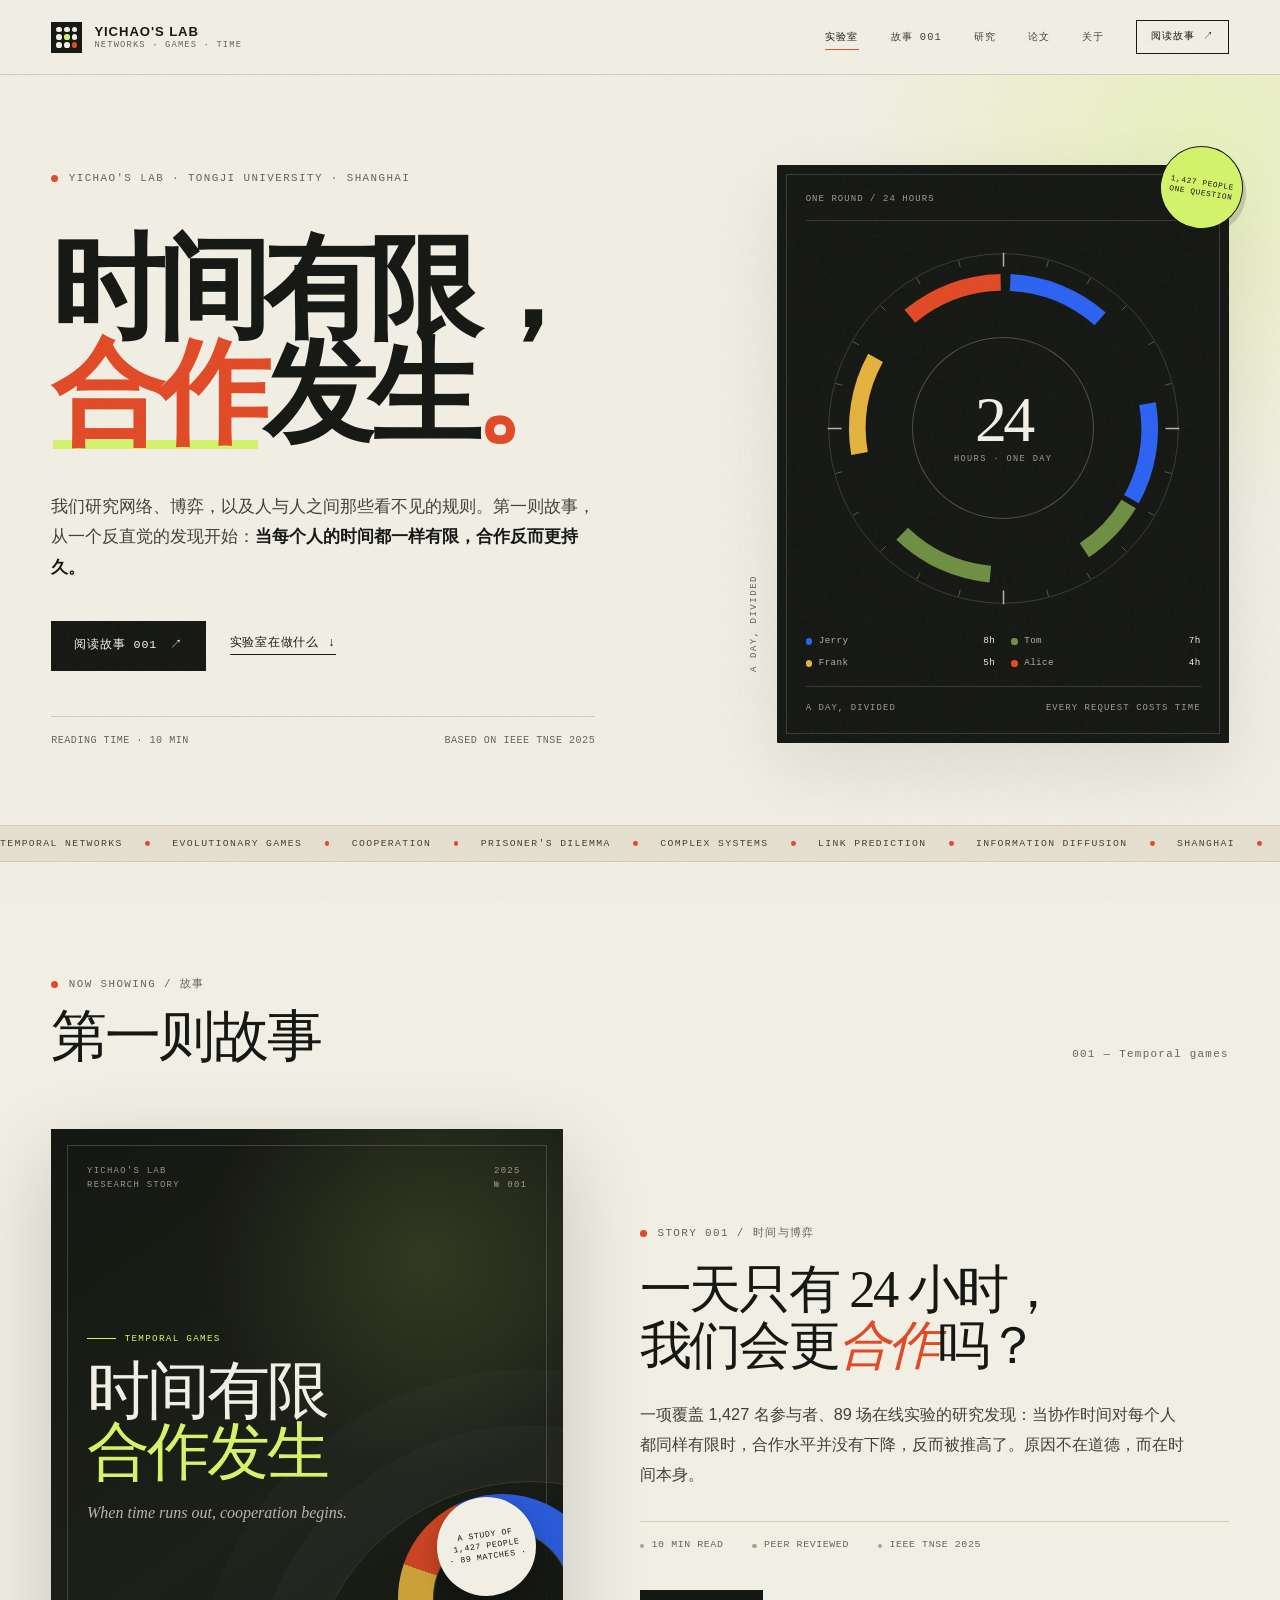
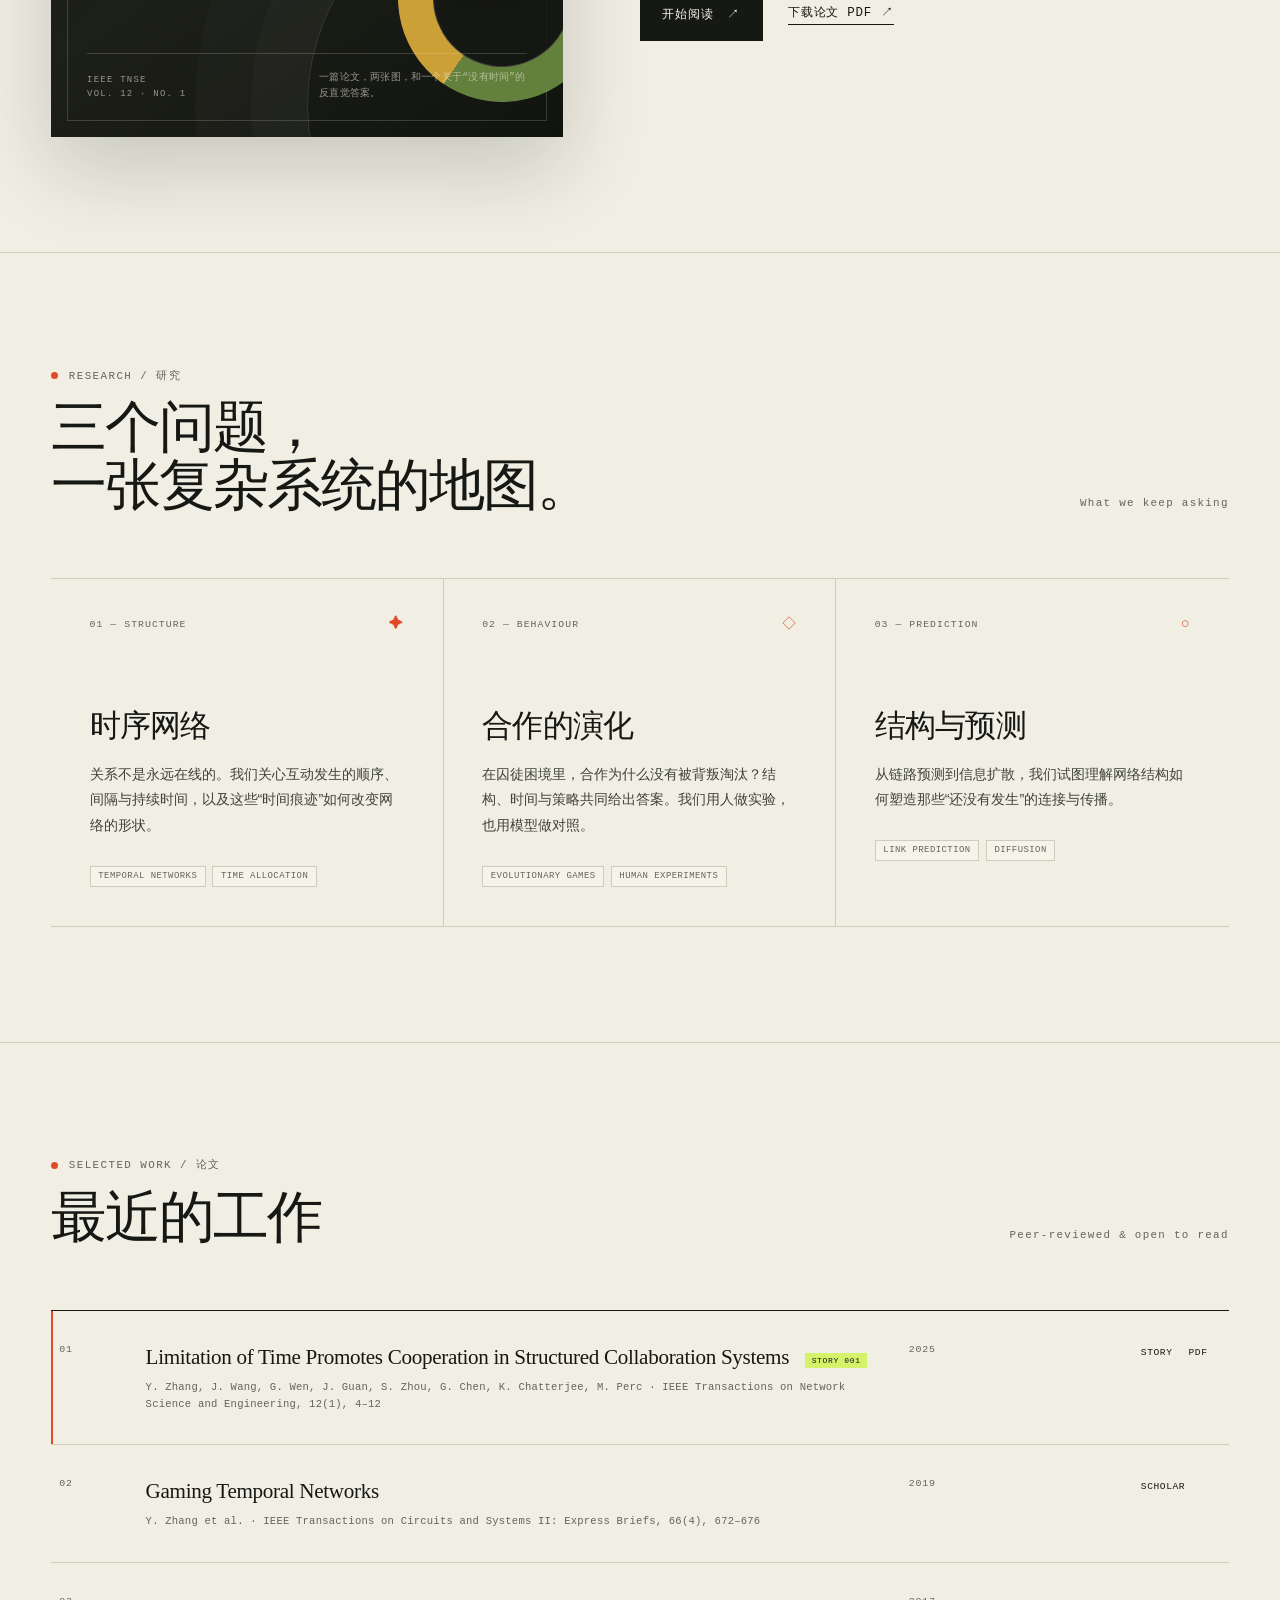
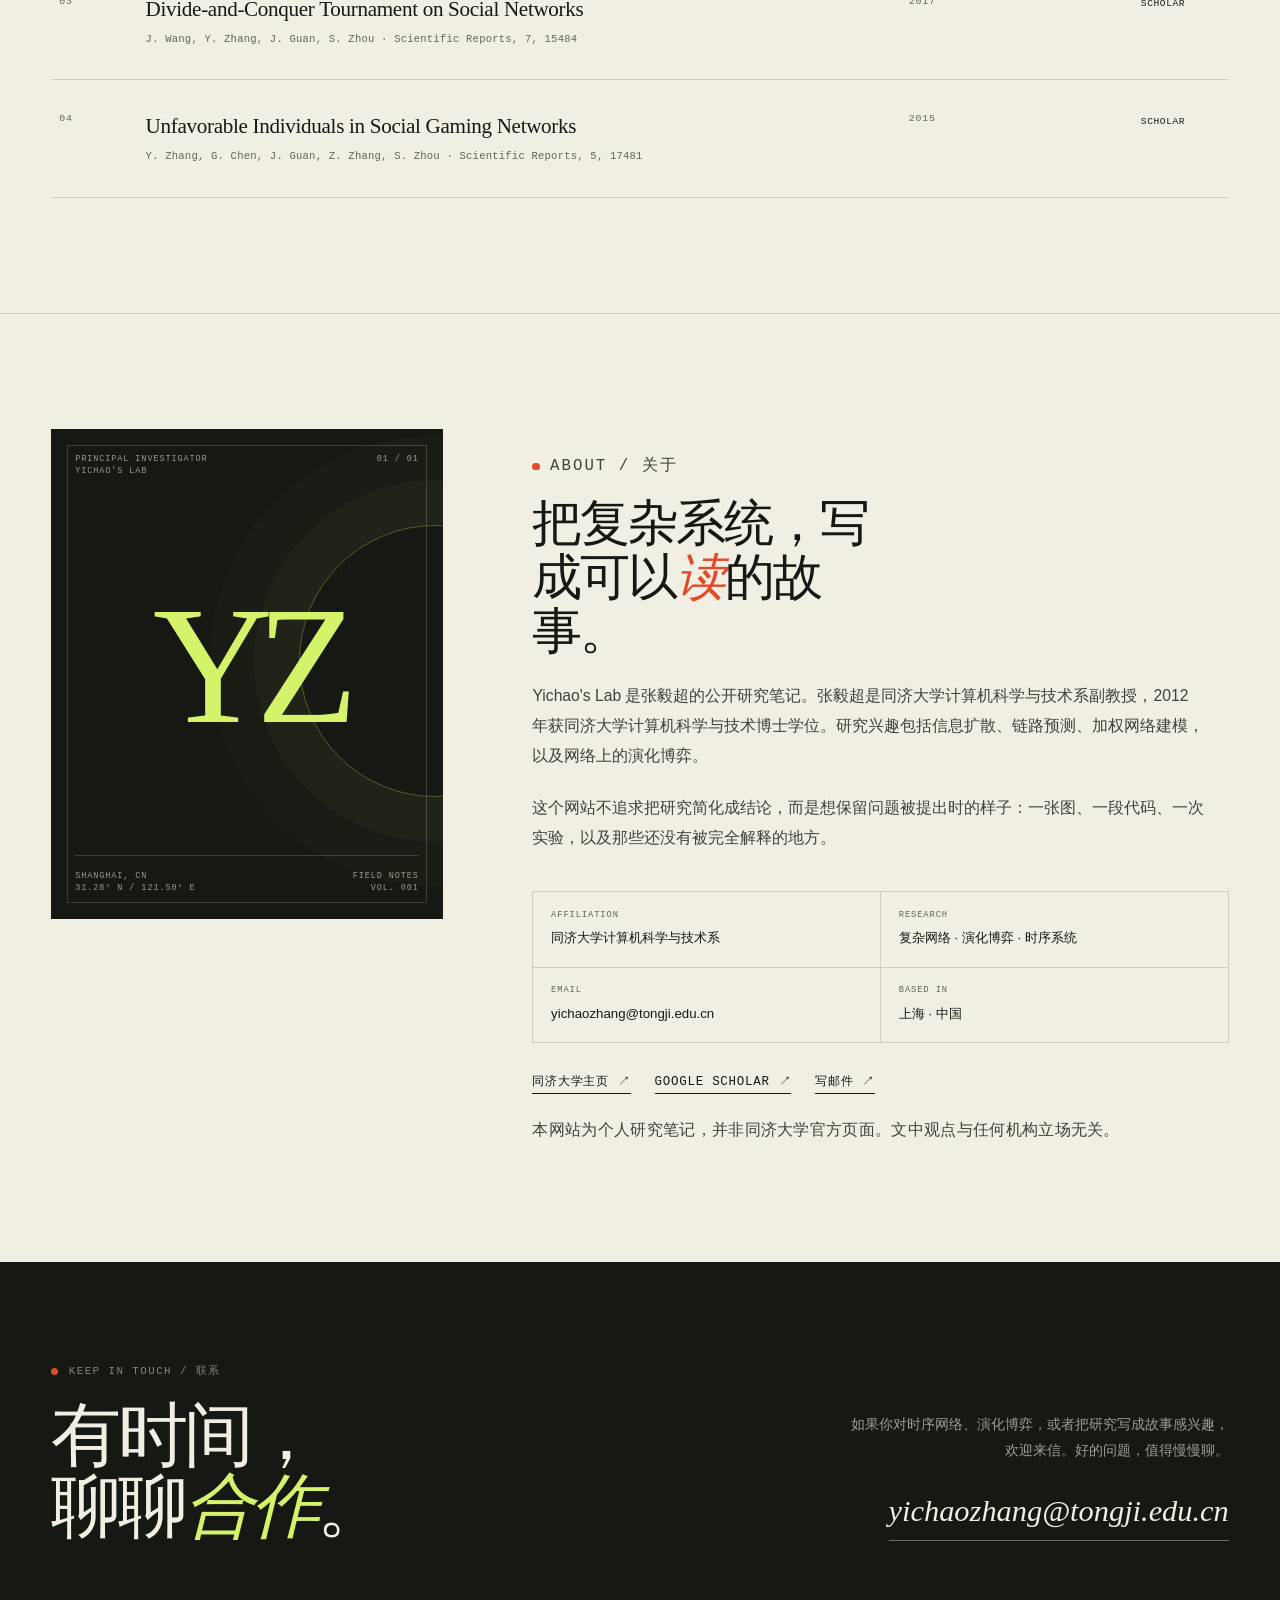
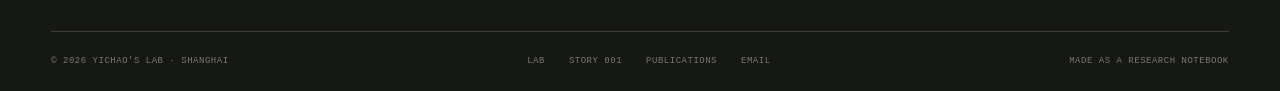
<file: index.html>
<!DOCTYPE html>
<html lang="zh-CN">
<head>
  <meta charset="UTF-8">
  <meta name="viewport" content="width=device-width, initial-scale=1.0">
  <title>Yichao's Lab — 时间有限，合作发生</title>
  <meta name="description" content="Yichao's Lab 是张毅超（同济大学）的研究笔记：关于时序网络、演化博弈与合作。第一则故事从一篇 IEEE TNSE 论文和 1,427 人的实验开始。">
  <meta name="author" content="Yichao Zhang">
  <meta name="theme-color" content="#f1eee4">
  <meta property="og:site_name" content="Yichao's Lab">
  <meta property="og:title" content="Yichao's Lab — 时间有限，合作发生">
  <meta property="og:description" content="当每个人的协作时间都一样有限，合作反而更持久。">
  <meta property="og:type" content="website">
  <meta property="og:url" content="https://yichaozhang1982.github.io/yichaos-lab/">
  <meta property="og:image" content="https://yichaozhang1982.github.io/yichaos-lab/assets/img/og-cover.png">
  <meta property="og:image:width" content="1200">
  <meta property="og:image:height" content="630">
  <meta property="og:image:alt" content="Yichao's Lab 故事 001：时间有限，合作发生。">
  <meta name="twitter:card" content="summary_large_image">
  <link rel="canonical" href="https://yichaozhang1982.github.io/yichaos-lab/">
  <link rel="icon" href="assets/img/favicon.svg" type="image/svg+xml">
  <link rel="stylesheet" href="assets/css/style.css">
</head>
<body data-page="home">
  <a class="skip-link" href="#main">跳到主要内容</a>

  <header class="site-header" id="top">
    <div class="header-inner">
      <a class="brand" href="index.html" aria-label="Yichao's Lab 首页">
        <span class="brand-mark" aria-hidden="true">
          <span></span><span></span><span></span>
          <span></span><span></span><span></span>
          <span></span><span></span><span></span>
        </span>
        <span class="brand-text">
          <span class="brand-name">Yichao's Lab</span>
          <span class="brand-sub">Networks · Games · Time</span>
        </span>
      </a>

      <button class="menu-toggle" type="button" aria-expanded="false" aria-controls="site-nav" aria-label="打开菜单">
        <span></span><span></span><span></span>
      </button>

      <nav class="site-nav" id="site-nav" aria-label="主导航">
        <a class="nav-link" href="index.html" aria-current="page">实验室</a>
        <a class="nav-link" href="story-001.html">故事 001</a>
        <a class="nav-link" href="#research">研究</a>
        <a class="nav-link" href="#publications">论文</a>
        <a class="nav-link" href="#about">关于</a>
        <a class="nav-cta" href="story-001.html">阅读故事 <span aria-hidden="true">↗</span></a>
      </nav>
    </div>
  </header>

  <main id="main">
    <section class="hero">
      <div class="wrap wrap--wide">
        <div class="hero-grid">
          <div class="hero-copy">
            <p class="eyebrow hero-kicker">Yichao's Lab · Tongji University · Shanghai</p>
            <h1>时间有限，<br><em>合作</em>发生<span class="hero-period">。</span></h1>
            <p class="hero-deck">
              我们研究网络、博弈，以及人与人之间那些看不见的规则。第一则故事，从一个反直觉的发现开始：<strong>当每个人的时间都一样有限，合作反而更持久。</strong>
            </p>
            <div class="hero-actions">
              <a class="button" href="story-001.html">阅读故事 001 <span aria-hidden="true">↗</span></a>
              <a class="text-link" href="#research">实验室在做什么 <span class="arrow" aria-hidden="true">↓</span></a>
            </div>
            <p class="hero-note">
              <span>Reading time · 10 min</span>
              <span>Based on IEEE TNSE 2025</span>
            </p>
          </div>

          <div class="hero-art">
            <div class="stamp" aria-hidden="true">1,427 people<br>one question</div>
            <div class="dial-card">
              <div class="dial-card-head">
                <span>One round / 24 hours</span>
                <span>Fig. 0</span>
              </div>
              <div class="dial-stage" data-dial='[{"name":"Jerry","hours":8,"color":"#2d63f2"},{"name":"Tom","hours":7,"color":"#6f8f43"},{"name":"Frank","hours":5,"color":"#e4b33d"},{"name":"Alice","hours":4,"color":"#e14a27"}]'>
                <div class="dial-center">
                  <strong>24</strong>
                  <small>hours · one day</small>
                </div>
              </div>
              <ul class="dial-legend" aria-label="时间分配图例"></ul>
              <div class="dial-card-foot">
                <span>A day, divided</span>
                <span>Every request costs time</span>
              </div>
            </div>
          </div>
        </div>
      </div>
    </section>

    <div class="marquee" aria-label="研究关键词">
      <div class="marquee-track">
        <div class="marquee-group">
          <span class="marquee-item">Temporal networks</span>
          <span class="marquee-item">Evolutionary games</span>
          <span class="marquee-item">Cooperation</span>
          <span class="marquee-item">Prisoner's dilemma</span>
          <span class="marquee-item">Complex systems</span>
          <span class="marquee-item">Link prediction</span>
          <span class="marquee-item">Information diffusion</span>
          <span class="marquee-item">Shanghai</span>
        </div>
        <div class="marquee-group" aria-hidden="true">
          <span class="marquee-item">Temporal networks</span>
          <span class="marquee-item">Evolutionary games</span>
          <span class="marquee-item">Cooperation</span>
          <span class="marquee-item">Prisoner's dilemma</span>
          <span class="marquee-item">Complex systems</span>
          <span class="marquee-item">Link prediction</span>
          <span class="marquee-item">Information diffusion</span>
          <span class="marquee-item">Shanghai</span>
        </div>
      </div>
    </div>

    <section class="section story-feature" id="stories">
      <div class="wrap wrap--wide">
        <div class="section-head">
          <div>
            <p class="eyebrow">Now showing / 故事</p>
            <h2 style="margin-top: 1rem;">第一则故事</h2>
          </div>
          <p class="section-index">001 — Temporal games</p>
        </div>

        <div class="story-feature-grid">
          <a class="story-cover" href="story-001.html" aria-label="阅读故事 001：时间有限，合作发生">
            <div class="cover-top">
              <span>Yichao's Lab<br>Research story</span>
              <span>2025<br>№ 001</span>
            </div>
            <div class="cover-center">
              <p class="cover-kicker">Temporal games</p>
              <div class="cover-title">时间有限<br><em>合作发生</em></div>
              <p class="cover-en">When time runs out, cooperation begins.</p>
            </div>
            <div class="cover-orbit" aria-hidden="true"></div>
            <div class="cover-sticker" aria-hidden="true">A study of<br>1,427 people<br>· 89 matches ·</div>
            <div class="cover-bottom">
              <span>IEEE TNSE<br>Vol. 12 · No. 1</span>
              <p>一篇论文，两张图，和一个关于“没有时间”的反直觉答案。</p>
            </div>
          </a>

          <div class="story-feature-copy">
            <p class="eyebrow">Story 001 / 时间与博弈</p>
            <h2>一天只有 <span class="nowrap">24 小时</span>，<br>我们会更<em>合作</em>吗？</h2>
            <p class="story-feature-deck">
              一项覆盖 1,427 名参与者、89 场在线实验的研究发现：当协作时间对每个人都同样有限时，合作水平并没有下降，反而被推高了。原因不在道德，而在时间本身。
            </p>
            <div class="story-meta">
              <span>10 min read</span>
              <span>Peer reviewed</span>
              <span>IEEE TNSE 2025</span>
            </div>
            <div class="story-feature-actions">
              <a class="button" href="story-001.html">开始阅读 <span aria-hidden="true">↗</span></a>
              <a class="text-link" href="assets/paper/limitation-of-time.pdf" target="_blank" rel="noopener">下载论文 PDF <span class="arrow" aria-hidden="true">↗</span></a>
            </div>
          </div>
        </div>
      </div>
    </section>

    <section class="section" id="research">
      <div class="wrap wrap--wide">
        <div class="section-head">
          <div>
            <p class="eyebrow">Research / 研究</p>
            <h2 style="margin-top: 1rem;">三个问题，<br>一张复杂系统的地图。</h2>
          </div>
          <p class="section-index">What we keep asking</p>
        </div>

        <div class="research-grid">
          <article class="research-card reveal">
            <div class="research-num"><span>01 — Structure</span><span class="glyph">✦</span></div>
            <h3>时序网络</h3>
            <p>关系不是永远在线的。我们关心互动发生的顺序、间隔与持续时间，以及这些“时间痕迹”如何改变网络的形状。</p>
            <div class="tag-row">
              <span class="tag">Temporal networks</span>
              <span class="tag">Time allocation</span>
            </div>
          </article>
          <article class="research-card reveal" style="--delay: 90ms;">
            <div class="research-num"><span>02 — Behaviour</span><span class="glyph">◇</span></div>
            <h3>合作的演化</h3>
            <p>在囚徒困境里，合作为什么没有被背叛淘汰？结构、时间与策略共同给出答案。我们用人做实验，也用模型做对照。</p>
            <div class="tag-row">
              <span class="tag">Evolutionary games</span>
              <span class="tag">Human experiments</span>
            </div>
          </article>
          <article class="research-card reveal" style="--delay: 180ms;">
            <div class="research-num"><span>03 — Prediction</span><span class="glyph">○</span></div>
            <h3>结构与预测</h3>
            <p>从链路预测到信息扩散，我们试图理解网络结构如何塑造那些“还没有发生”的连接与传播。</p>
            <div class="tag-row">
              <span class="tag">Link prediction</span>
              <span class="tag">Diffusion</span>
            </div>
          </article>
        </div>
      </div>
    </section>

    <section class="section" id="publications">
      <div class="wrap wrap--wide">
        <div class="section-head">
          <div>
            <p class="eyebrow">Selected work / 论文</p>
            <h2 style="margin-top: 1rem;">最近的工作</h2>
          </div>
          <p class="section-index">Peer-reviewed &amp; open to read</p>
        </div>

        <div class="pub-list">
          <article class="pub-row pub-row--featured reveal">
            <span class="pub-index">01</span>
            <div class="pub-title-wrap">
              <h3 class="pub-title">Limitation of Time Promotes Cooperation in Structured Collaboration Systems <span class="pub-flag">Story 001</span></h3>
              <p class="pub-venue">Y. Zhang, J. Wang, G. Wen, J. Guan, S. Zhou, G. Chen, K. Chatterjee, M. Perc · IEEE Transactions on Network Science and Engineering, 12(1), 4–12</p>
            </div>
            <span class="pub-year">2025</span>
            <div class="pub-links">
              <a href="story-001.html">Story</a>
              <a href="assets/paper/limitation-of-time.pdf" target="_blank" rel="noopener">PDF</a>
            </div>
          </article>

          <article class="pub-row reveal" style="--delay: 70ms;">
            <span class="pub-index">02</span>
            <div class="pub-title-wrap">
              <h3 class="pub-title">Gaming Temporal Networks</h3>
              <p class="pub-venue">Y. Zhang et al. · IEEE Transactions on Circuits and Systems II: Express Briefs, 66(4), 672–676</p>
            </div>
            <span class="pub-year">2019</span>
            <div class="pub-links">
              <a href="https://scholar.google.com/citations?user=WVlXnVEAAAAJ&amp;hl=en" target="_blank" rel="noopener">Scholar</a>
            </div>
          </article>

          <article class="pub-row reveal" style="--delay: 140ms;">
            <span class="pub-index">03</span>
            <div class="pub-title-wrap">
              <h3 class="pub-title">Divide-and-Conquer Tournament on Social Networks</h3>
              <p class="pub-venue">J. Wang, Y. Zhang, J. Guan, S. Zhou · Scientific Reports, 7, 15484</p>
            </div>
            <span class="pub-year">2017</span>
            <div class="pub-links">
              <a href="https://scholar.google.com/citations?user=WVlXnVEAAAAJ&amp;hl=en" target="_blank" rel="noopener">Scholar</a>
            </div>
          </article>

          <article class="pub-row reveal" style="--delay: 210ms;">
            <span class="pub-index">04</span>
            <div class="pub-title-wrap">
              <h3 class="pub-title">Unfavorable Individuals in Social Gaming Networks</h3>
              <p class="pub-venue">Y. Zhang, G. Chen, J. Guan, Z. Zhang, S. Zhou · Scientific Reports, 5, 17481</p>
            </div>
            <span class="pub-year">2015</span>
            <div class="pub-links">
              <a href="https://scholar.google.com/citations?user=WVlXnVEAAAAJ&amp;hl=en" target="_blank" rel="noopener">Scholar</a>
            </div>
          </article>
        </div>
      </div>
    </section>

    <section class="section" id="about">
      <div class="wrap wrap--wide">
        <div class="about-grid">
          <div class="profile-card reveal">
            <div class="profile-top">
              <span>Principal Investigator<br>Yichao's Lab</span>
              <span>01 / 01</span>
            </div>
            <div class="profile-mark" aria-hidden="true">YZ</div>
            <div class="profile-bottom">
              <span>Shanghai, CN<br>31.28° N / 121.50° E</span>
              <span class="profile-coords">Field notes<br>Vol. 001</span>
            </div>
          </div>

          <div class="about-copy">
            <p class="eyebrow">About / 关于</p>
            <h2 style="margin-top: 1rem;">把复杂系统，写成可以<em>读</em>的故事。</h2>
            <p>
              Yichao's Lab 是张毅超的公开研究笔记。张毅超是同济大学计算机科学与技术系副教授，2012 年获同济大学计算机科学与技术博士学位。研究兴趣包括信息扩散、链路预测、加权网络建模，以及网络上的演化博弈。
            </p>
            <p>
              这个网站不追求把研究简化成结论，而是想保留问题被提出时的样子：一张图、一段代码、一次实验，以及那些还没有被完全解释的地方。
            </p>

            <dl class="about-facts">
              <div class="about-fact">
                <dt>Affiliation</dt>
                <dd>同济大学计算机科学与技术系</dd>
              </div>
              <div class="about-fact">
                <dt>Research</dt>
                <dd>复杂网络 · 演化博弈 · 时序系统</dd>
              </div>
              <div class="about-fact">
                <dt>Email</dt>
                <dd><a href="mailto:yichaozhang@tongji.edu.cn">yichaozhang@tongji.edu.cn</a></dd>
              </div>
              <div class="about-fact">
                <dt>Based in</dt>
                <dd>上海 · 中国</dd>
              </div>
            </dl>

            <div class="about-links">
              <a class="text-link" href="https://faculty.tongji.edu.cn/zhangyichao/" target="_blank" rel="noopener">同济大学主页 <span class="arrow" aria-hidden="true">↗</span></a>
              <a class="text-link" href="https://scholar.google.com/citations?user=WVlXnVEAAAAJ&amp;hl=en" target="_blank" rel="noopener">Google Scholar <span class="arrow" aria-hidden="true">↗</span></a>
              <a class="text-link" href="mailto:yichaozhang@tongji.edu.cn">写邮件 <span class="arrow" aria-hidden="true">↗</span></a>
            </div>
            <p class="about-disclaimer">本网站为个人研究笔记，并非同济大学官方页面。文中观点与任何机构立场无关。</p>
          </div>
        </div>
      </div>
    </section>
  </main>

  <footer class="site-footer">
    <div class="wrap wrap--wide">
      <div class="footer-cta">
        <div>
          <p class="eyebrow">Keep in touch / 联系</p>
          <h2>有时间，<br>聊聊<em>合作</em>。</h2>
        </div>
        <div class="footer-contact">
          <p>如果你对时序网络、演化博弈，或者把研究写成故事感兴趣，欢迎来信。好的问题，值得慢慢聊。</p>
          <a class="email-link" href="mailto:yichaozhang@tongji.edu.cn">yichaozhang@tongji.edu.cn</a>
        </div>
      </div>
      <div class="footer-bottom">
        <span>© <span data-year>2026</span> Yichao's Lab · Shanghai</span>
        <nav aria-label="页脚导航">
          <a href="index.html">Lab</a>
          <a href="story-001.html">Story 001</a>
          <a href="#publications">Publications</a>
          <a href="mailto:yichaozhang@tongji.edu.cn">Email</a>
        </nav>
        <span>Made as a research notebook</span>
      </div>
    </div>
  </footer>

  <script src="assets/js/site.js" defer></script>
</body>
</html>
</file>
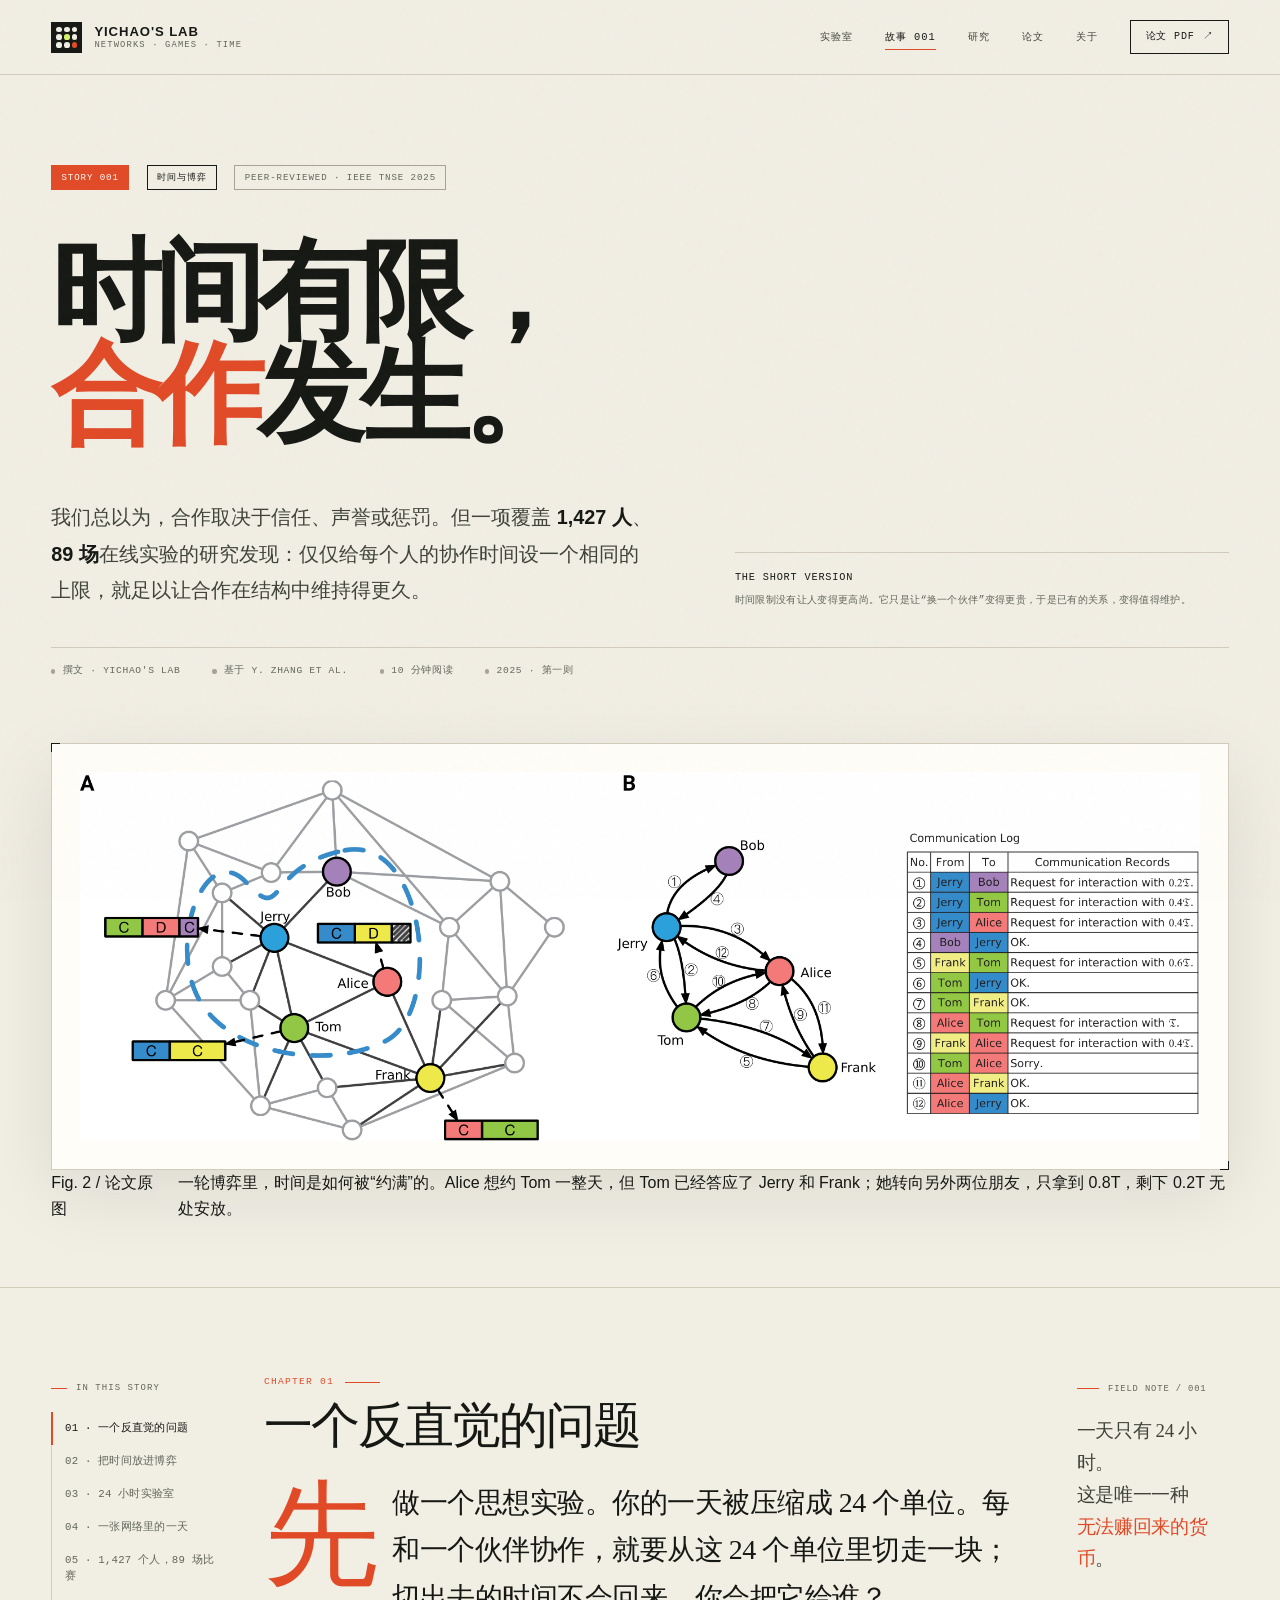
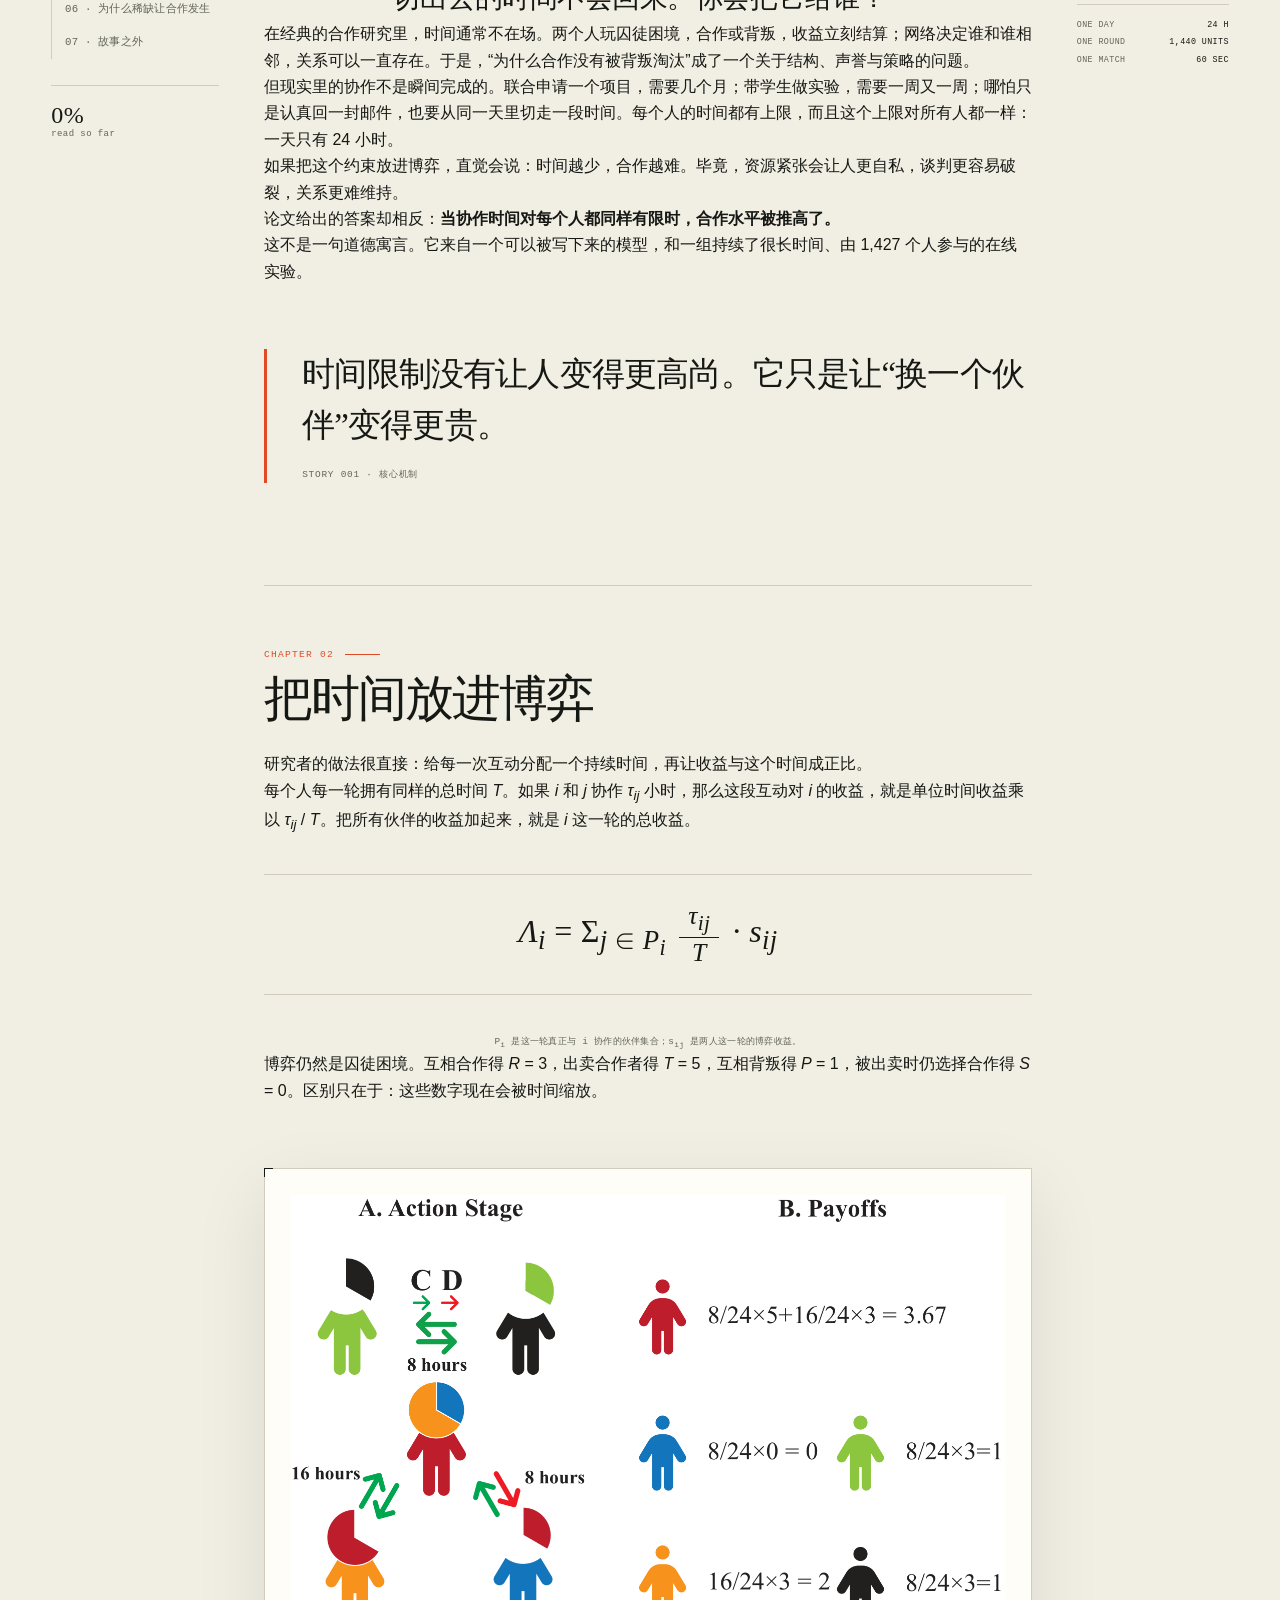
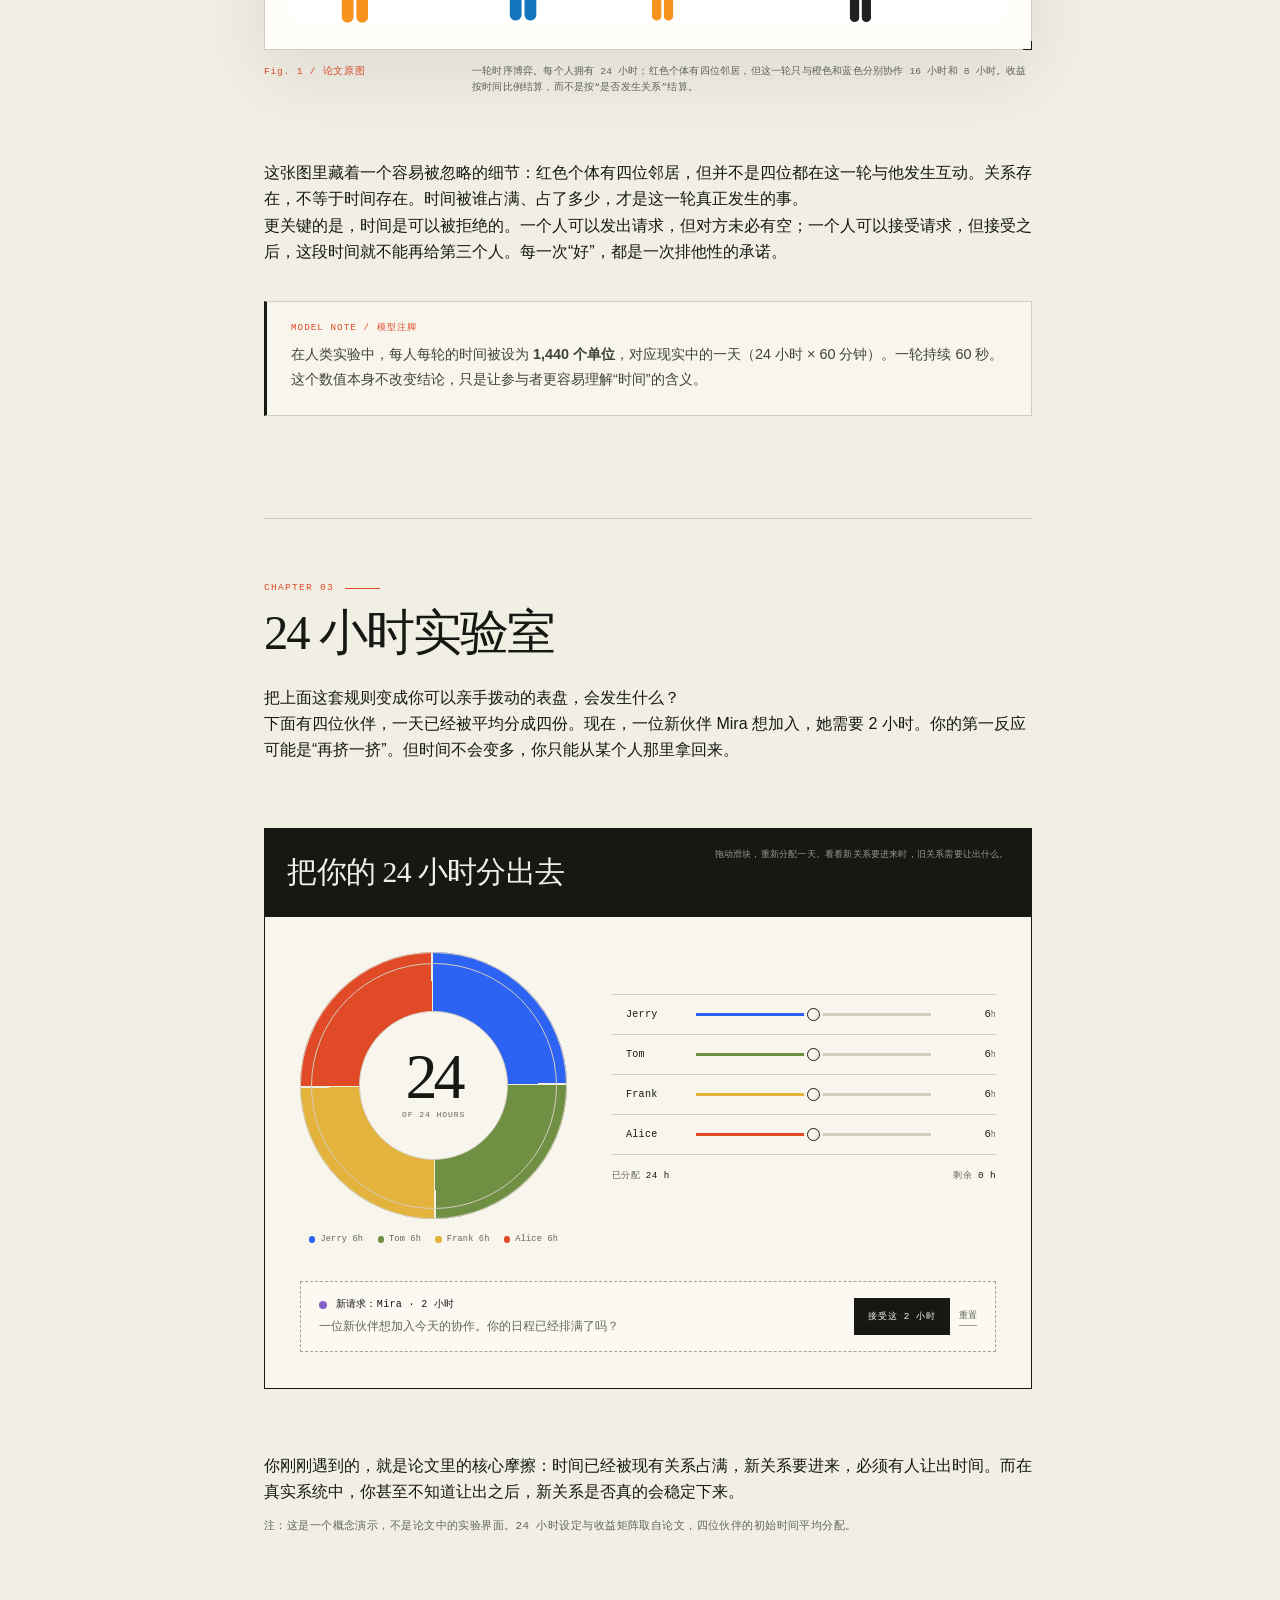
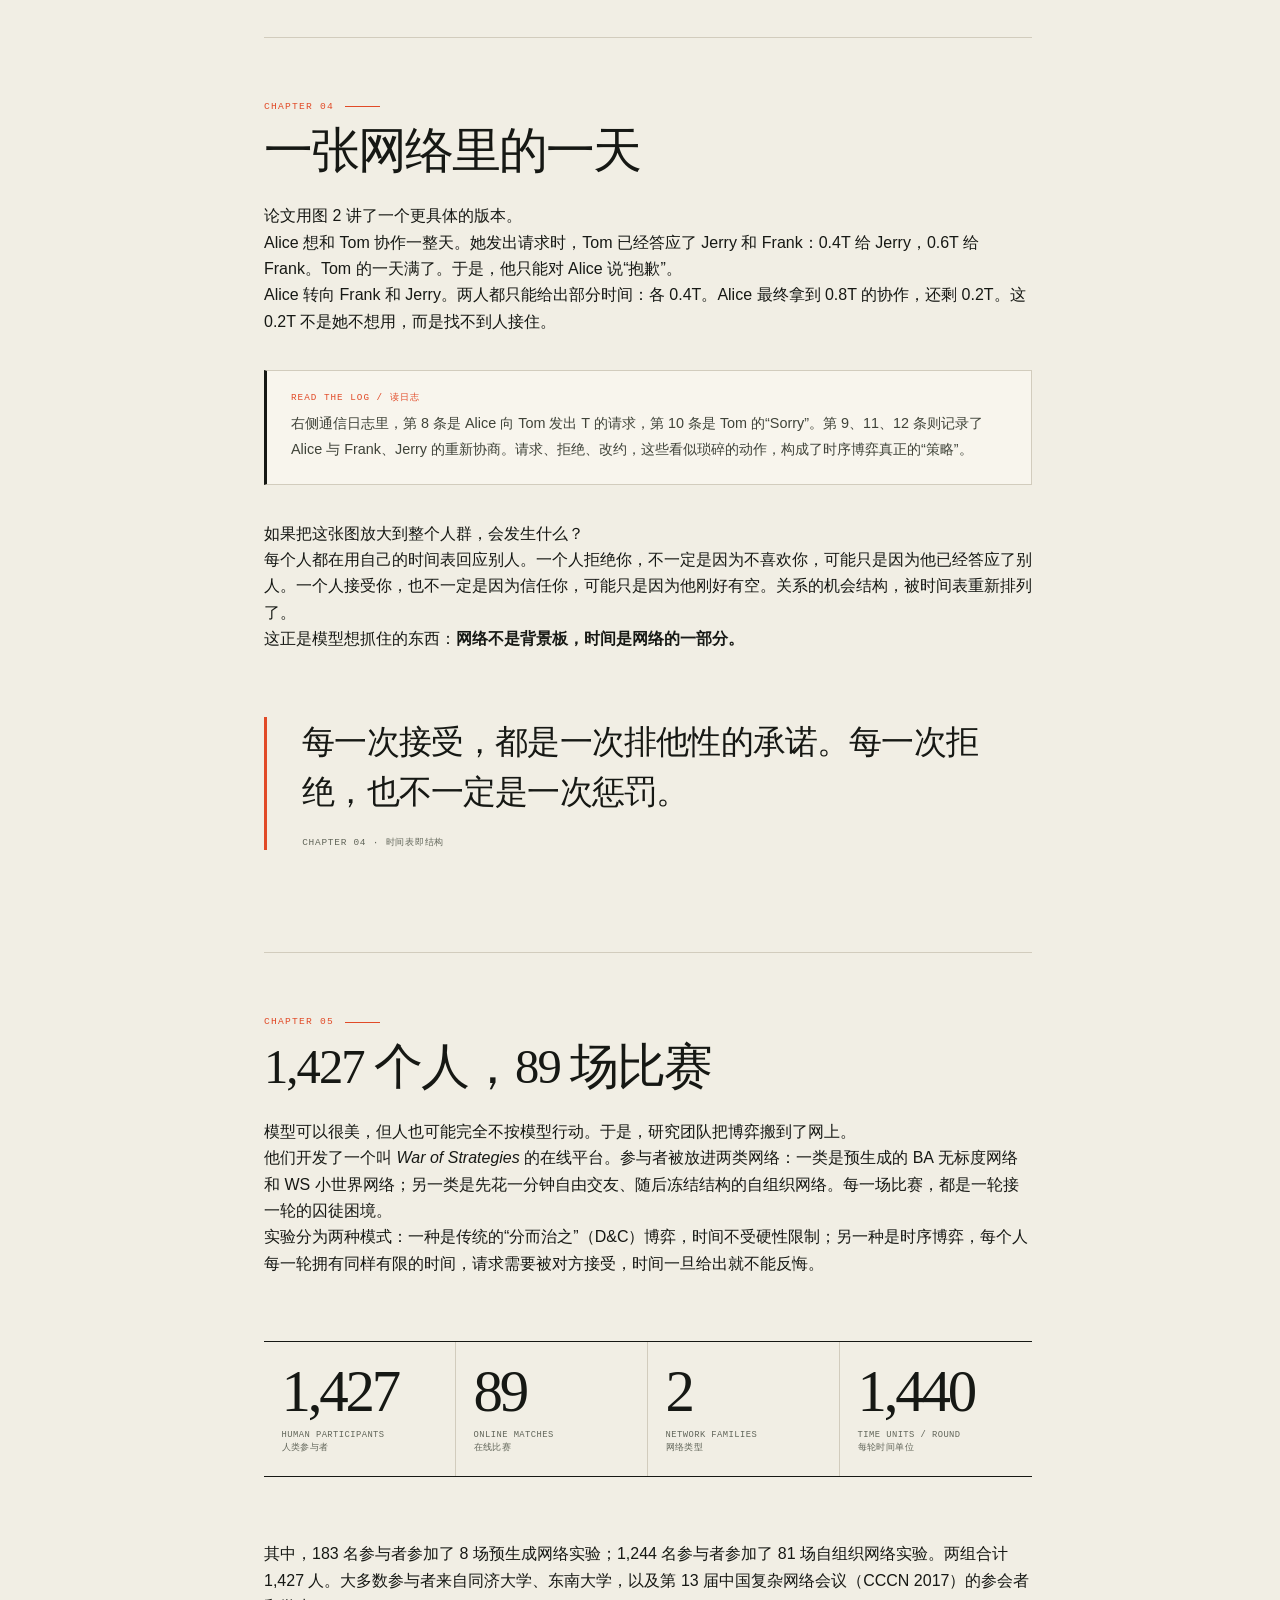
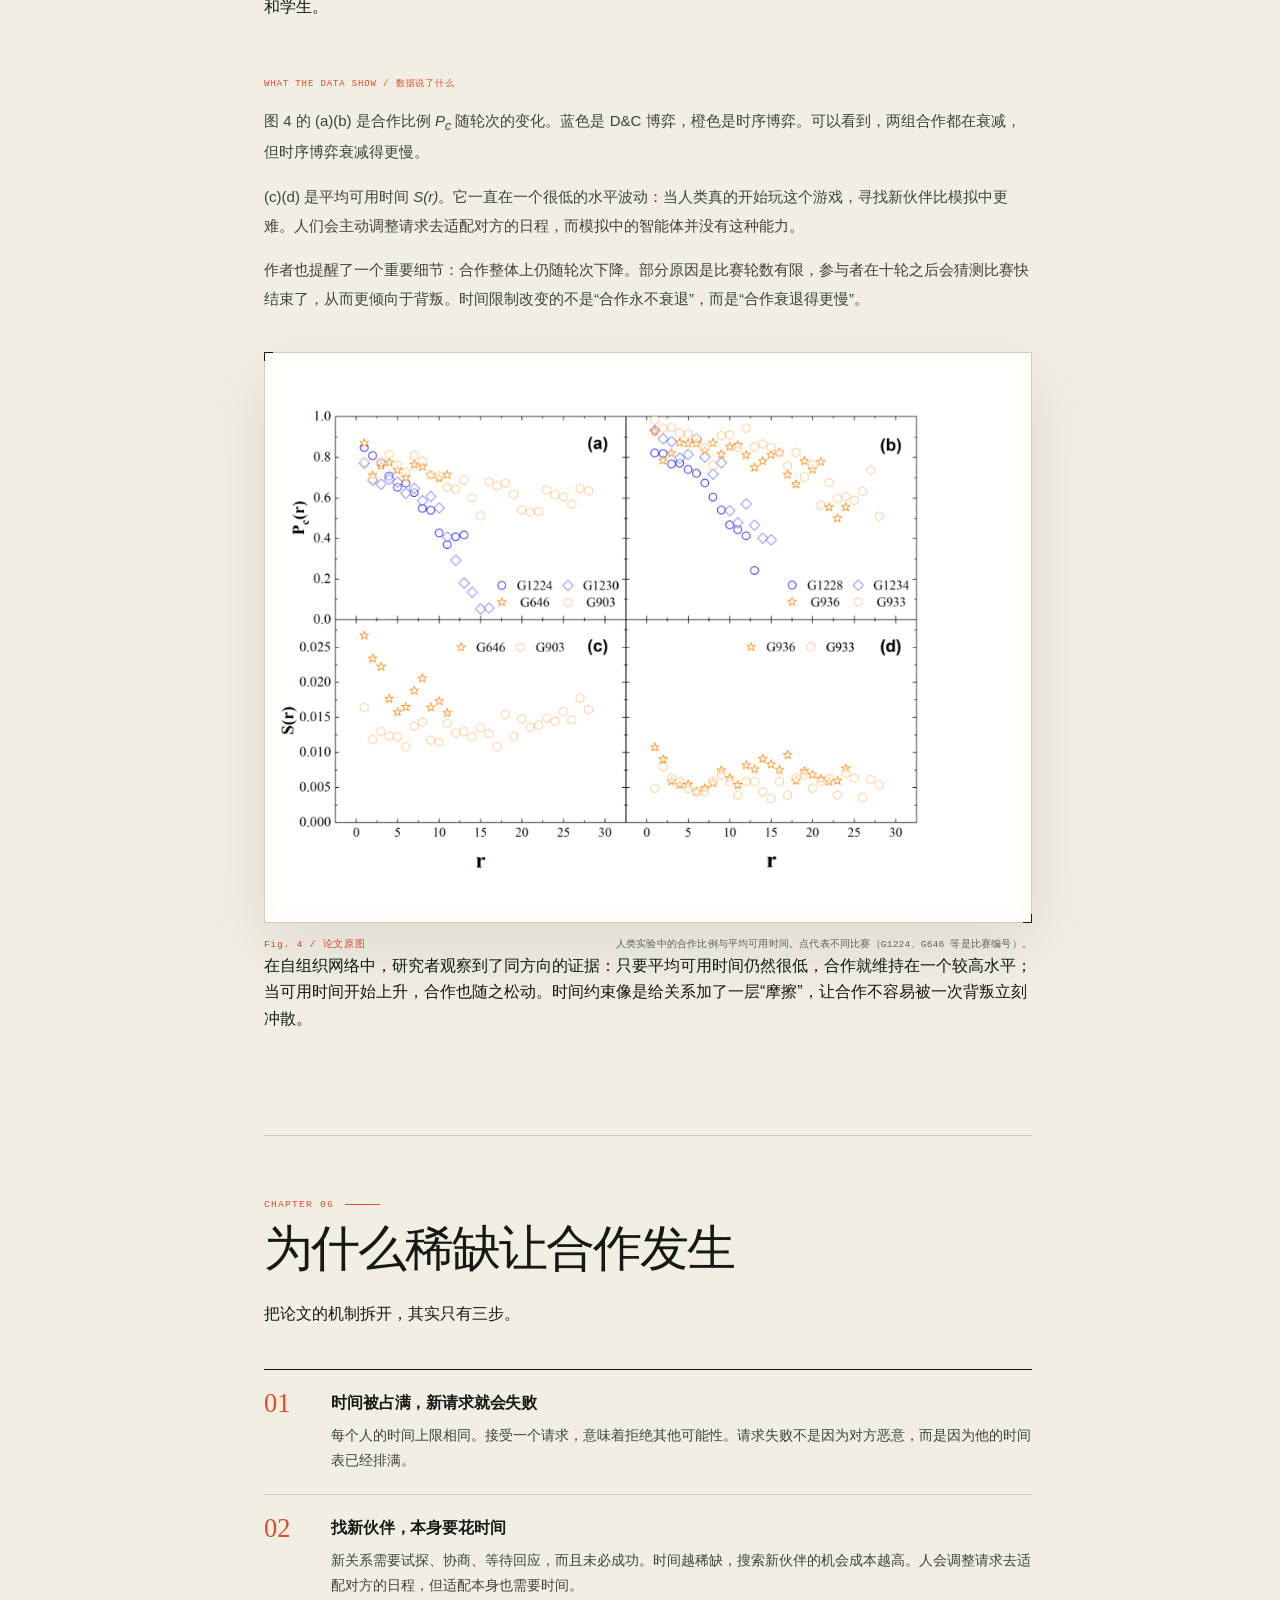
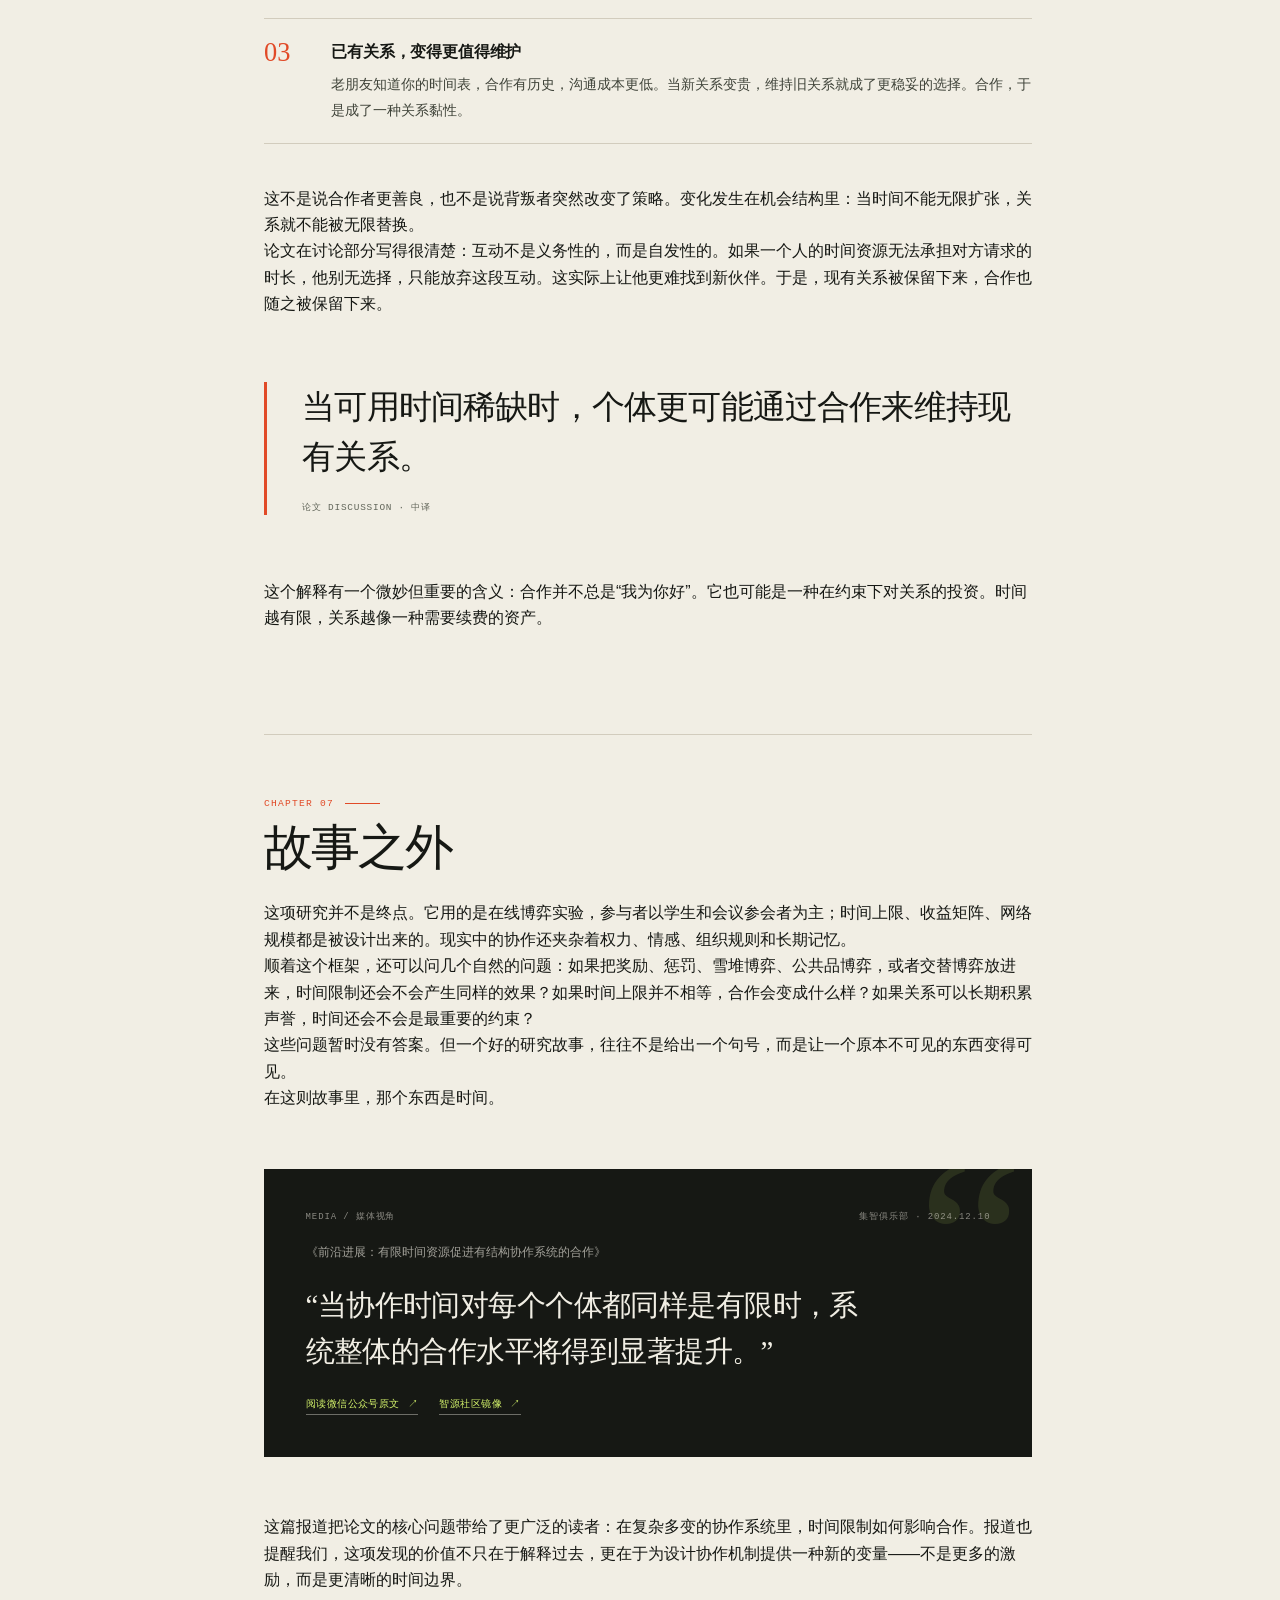
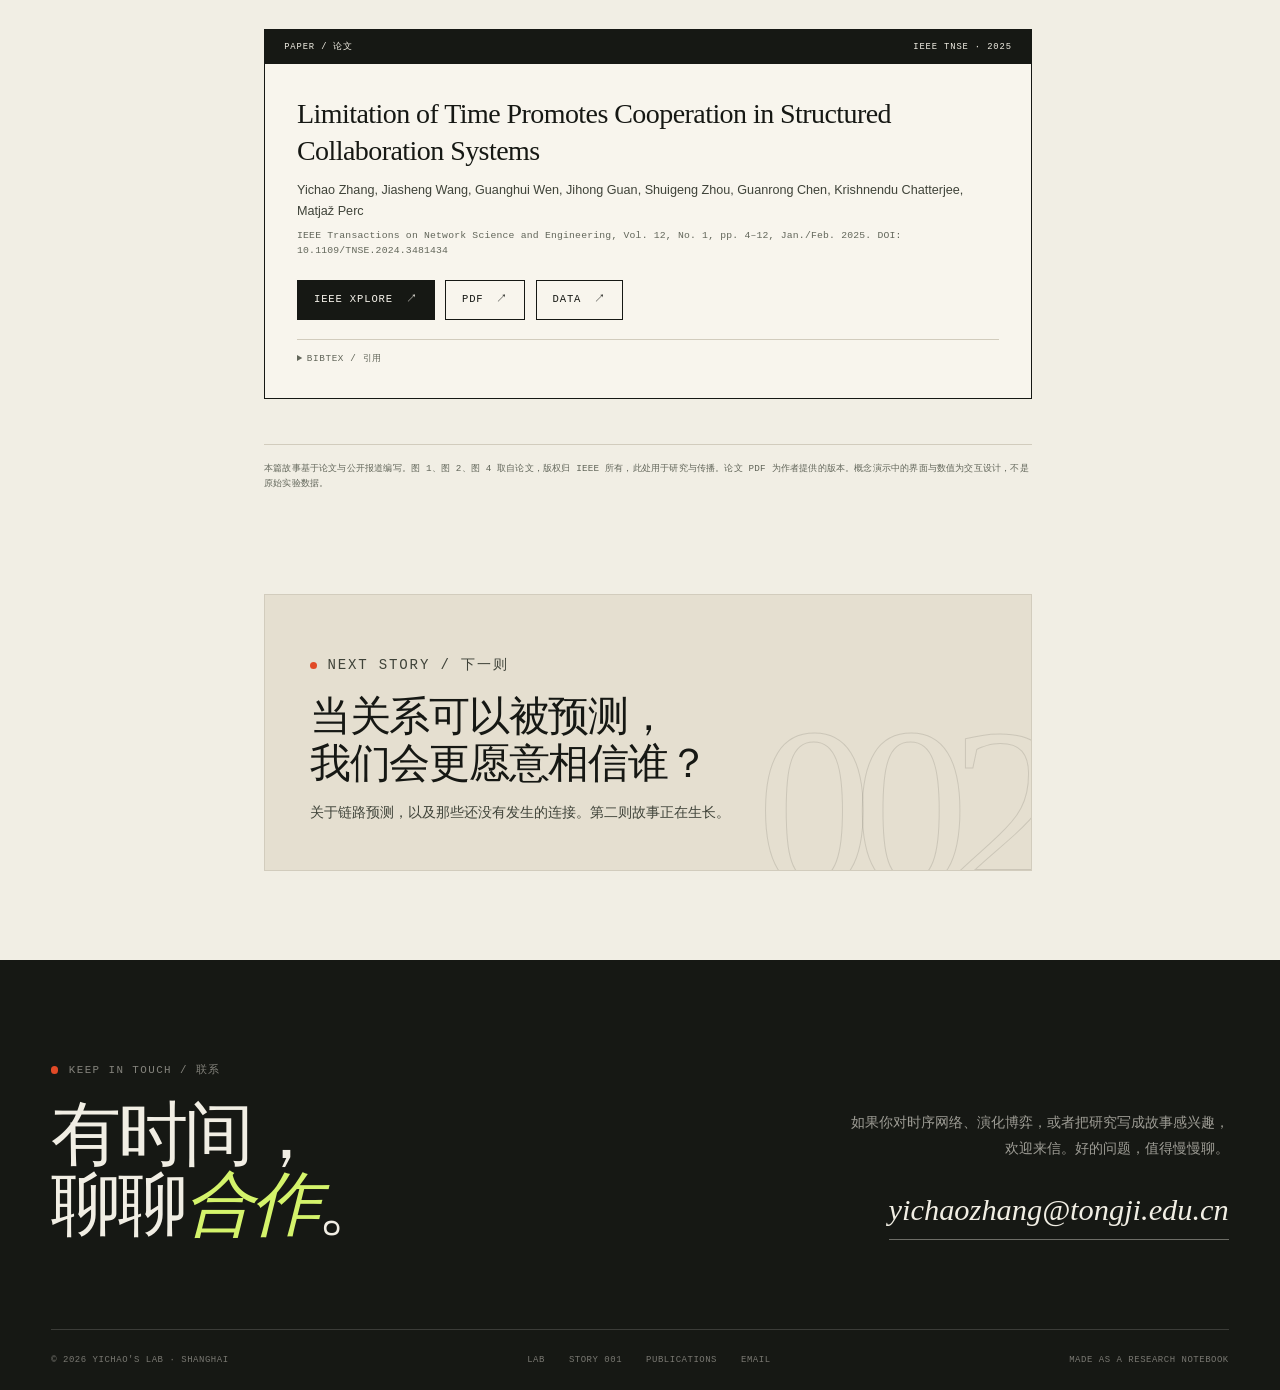
<file: story-001.html>
<!DOCTYPE html>
<html lang="zh-CN">
<head>
  <meta charset="UTF-8">
  <meta name="viewport" content="width=device-width, initial-scale=1.0">
  <title>时间有限，合作发生 — Yichao's Lab · Story 001</title>
  <meta name="description" content="当每个人的协作时间都一样有限，合作反而更持久。一则关于时序博弈、1,427 名参与者和 89 场实验的研究故事。">
  <meta name="author" content="Yichao Zhang">
  <meta name="theme-color" content="#f1eee4">
  <meta property="og:site_name" content="Yichao's Lab">
  <meta property="og:title" content="时间有限，合作发生 — Yichao's Lab">
  <meta property="og:description" content="一则关于时间、博弈与合作的研究故事。">
  <meta property="og:type" content="article">
  <meta property="og:url" content="https://yichaozhang1982.github.io/yichaos-lab/story-001.html">
  <meta property="og:image" content="https://yichaozhang1982.github.io/yichaos-lab/assets/img/og-cover.png">
  <meta property="og:image:width" content="1200">
  <meta property="og:image:height" content="630">
  <meta property="og:image:alt" content="Yichao's Lab 故事 001：时间有限，合作发生。">
  <meta name="twitter:card" content="summary_large_image">
  <link rel="canonical" href="https://yichaozhang1982.github.io/yichaos-lab/story-001.html">
  <link rel="icon" href="assets/img/favicon.svg" type="image/svg+xml">
  <link rel="stylesheet" href="assets/css/style.css">
</head>
<body data-page="story">
  <a class="skip-link" href="#main">跳到主要内容</a>
  <div class="reading-progress" aria-hidden="true"><span></span></div>

  <header class="site-header">
    <div class="header-inner">
      <a class="brand" href="index.html" aria-label="Yichao's Lab 首页">
        <span class="brand-mark" aria-hidden="true">
          <span></span><span></span><span></span>
          <span></span><span></span><span></span>
          <span></span><span></span><span></span>
        </span>
        <span class="brand-text">
          <span class="brand-name">Yichao's Lab</span>
          <span class="brand-sub">Networks · Games · Time</span>
        </span>
      </a>

      <button class="menu-toggle" type="button" aria-expanded="false" aria-controls="site-nav" aria-label="打开菜单">
        <span></span><span></span><span></span>
      </button>

      <nav class="site-nav" id="site-nav" aria-label="主导航">
        <a class="nav-link" href="index.html">实验室</a>
        <a class="nav-link" href="story-001.html" aria-current="page">故事 001</a>
        <a class="nav-link" href="index.html#research">研究</a>
        <a class="nav-link" href="index.html#publications">论文</a>
        <a class="nav-link" href="index.html#about">关于</a>
        <a class="nav-cta" href="assets/paper/limitation-of-time.pdf" target="_blank" rel="noopener">论文 PDF <span aria-hidden="true">↗</span></a>
      </nav>
    </div>
  </header>

  <main id="main">
    <article>
      <header class="story-hero">
        <div class="wrap wrap--wide">
          <div class="story-kicker">
            <span class="pill pill--signal">Story 001</span>
            <span class="pill">时间与博弈</span>
            <span class="pill pill--light">Peer-reviewed · IEEE TNSE 2025</span>
          </div>

          <h1 class="story-title">时间有限，<br><em>合作</em>发生。</h1>

          <div class="story-deck">
            <p class="story-deck-main">
              我们总以为，合作取决于信任、声誉或惩罚。但一项覆盖 <strong>1,427 人</strong>、<strong>89 场</strong>在线实验的研究发现：仅仅给每个人的协作时间设一个相同的上限，就足以让合作在结构中维持得更久。
            </p>
            <div class="story-deck-side">
              <strong>The short version</strong>
              时间限制没有让人变得更高尚。它只是让“换一个伙伴”变得更贵，于是已有的关系，变得值得维护。
            </div>
          </div>

          <div class="story-byline">
            <span>撰文 · Yichao's Lab</span>
            <span>基于 Y. Zhang et al.</span>
            <span>10 分钟阅读</span>
            <span>2025 · 第一则</span>
          </div>

          <figure class="story-hero-figure">
            <div class="plate">
              <button class="figure-button" type="button" data-lightbox data-full="assets/img/figure-02.png" data-caption="图 2 · 一轮时序博弈中的协作网络与通信日志。图中颜色对应不同伙伴；日志按请求发生的顺序排列。" aria-label="放大图 2：协作网络与通信日志">
                <img src="assets/img/figure-02.png" alt="左侧是一张协作网络，Jerry、Alice、Tom、Frank 四个彩色节点被蓝色虚线标出；右侧是 12 条通信日志，记录请求、接受与拒绝。" width="1988" height="655">
                <span class="zoom-hint">放大 <span aria-hidden="true">↗</span></span>
              </button>
            </div>
            <figcaption>
              <span class="fig-id">Fig. 2 / 论文原图</span>
              <span class="fig-text">一轮博弈里，时间是如何被“约满”的。Alice 想约 Tom 一整天，但 Tom 已经答应了 Jerry 和 Frank；她转向另外两位朋友，只拿到 0.8T，剩下 0.2T 无处安放。</span>
            </figcaption>
          </figure>
        </div>
      </header>

      <div class="wrap wrap--wide">
        <div class="story-body">
          <aside class="story-toc" aria-label="故事目录">
            <p class="toc-label">In this story</p>
            <ol class="toc-list">
              <li><a href="#chapter-01">01 · 一个反直觉的问题</a></li>
              <li><a href="#chapter-02">02 · 把时间放进博弈</a></li>
              <li><a href="#chapter-03">03 · 24 小时实验室</a></li>
              <li><a href="#chapter-04">04 · 一张网络里的一天</a></li>
              <li><a href="#chapter-05">05 · 1,427 个人，89 场比赛</a></li>
              <li><a href="#chapter-06">06 · 为什么稀缺让合作发生</a></li>
              <li><a href="#chapter-07">07 · 故事之外</a></li>
            </ol>
            <div class="toc-progress">
              <span class="num" data-toc-percent>0%</span>
              read so far
            </div>
          </aside>

          <div class="story-article">
            <section class="chapter" id="chapter-01">
              <div class="chapter-head">
                <p class="chapter-num">Chapter 01</p>
                <h2>一个反直觉的问题</h2>
              </div>

              <p class="lead">先做一个思想实验。你的一天被压缩成 24 个单位。每和一个伙伴协作，就要从这 24 个单位里切走一块；切出去的时间不会回来。你会把它给谁？</p>

              <p>在经典的合作研究里，时间通常不在场。两个人玩囚徒困境，合作或背叛，收益立刻结算；网络决定谁和谁相邻，关系可以一直存在。于是，“为什么合作没有被背叛淘汰”成了一个关于结构、声誉与策略的问题。</p>

              <p>但现实里的协作不是瞬间完成的。联合申请一个项目，需要几个月；带学生做实验，需要一周又一周；哪怕只是认真回一封邮件，也要从同一天里切走一段时间。每个人的时间都有上限，而且这个上限对所有人都一样：一天只有 24 小时。</p>

              <p>如果把这个约束放进博弈，直觉会说：时间越少，合作越难。毕竟，资源紧张会让人更自私，谈判更容易破裂，关系更难维持。</p>

              <p>论文给出的答案却相反：<strong>当协作时间对每个人都同样有限时，合作水平被推高了。</strong></p>

              <p>这不是一句道德寓言。它来自一个可以被写下来的模型，和一组持续了很长时间、由 1,427 个人参与的在线实验。</p>

              <blockquote class="pullquote">
                时间限制没有让人变得更高尚。它只是让“换一个伙伴”变得更贵。
                <cite>Story 001 · 核心机制</cite>
              </blockquote>
            </section>

            <section class="chapter" id="chapter-02">
              <div class="chapter-head">
                <p class="chapter-num">Chapter 02</p>
                <h2>把时间放进博弈</h2>
              </div>

              <p>研究者的做法很直接：给每一次互动分配一个持续时间，再让收益与这个时间成正比。</p>

              <p>每个人每一轮拥有同样的总时间 <em>T</em>。如果 <em>i</em> 和 <em>j</em> 协作 <em>τ<sub>ij</sub></em> 小时，那么这段互动对 <em>i</em> 的收益，就是单位时间收益乘以 <em>τ<sub>ij</sub></em> / <em>T</em>。把所有伙伴的收益加起来，就是 <em>i</em> 这一轮的总收益。</p>

              <div class="formula" aria-label="时序博弈的收益公式">
                <i>Λ<sub>i</sub></i> = Σ<sub><i>j</i> ∈ <i>P<sub>i</sub></i></sub>
                <span class="frac"><span><i>τ<sub>ij</sub></i></span><span><i>T</i></span></span>
                · <i>s<sub>ij</sub></i>
              </div>
              <p class="formula-note">P<sub>i</sub> 是这一轮真正与 i 协作的伙伴集合；s<sub>ij</sub> 是两人这一轮的博弈收益。</p>

              <p>博弈仍然是囚徒困境。互相合作得 <em>R</em> = 3，出卖合作者得 <em>T</em> = 5，互相背叛得 <em>P</em> = 1，被出卖时仍选择合作得 <em>S</em> = 0。区别只在于：这些数字现在会被时间缩放。</p>

              <figure class="story-figure">
                <div class="plate">
                  <button class="figure-button" type="button" data-lightbox data-full="assets/img/figure-01.png" data-caption="图 1 · 时序博弈中的一轮。A：行动阶段；B：收益计算。每个人拥有 24 小时，收益与协作时长成正比。" aria-label="放大图 1：时序博弈的行动阶段与收益">
                    <img src="assets/img/figure-01.png" alt="图 A 展示五个彩色人物之间的合作与背叛，以及 8 小时、16 小时的协作时长；图 B 展示每个人按时间比例计算出的收益，例如 8/24 乘 5 加 16/24 乘 3 等于 3.67。" width="1425" height="855" loading="lazy">
                    <span class="zoom-hint">放大 <span aria-hidden="true">↗</span></span>
                  </button>
                </div>
                <figcaption>
                  <span class="fig-id">Fig. 1 / 论文原图</span>
                  <span class="fig-text">一轮时序博弈。每个人拥有 24 小时；红色个体有四位邻居，但这一轮只与橙色和蓝色分别协作 16 小时和 8 小时。收益按时间比例结算，而不是按“是否发生关系”结算。</span>
                </figcaption>
              </figure>

              <p>这张图里藏着一个容易被忽略的细节：红色个体有四位邻居，但并不是四位都在这一轮与他发生互动。关系存在，不等于时间存在。时间被谁占满、占了多少，才是这一轮真正发生的事。</p>

              <p>更关键的是，时间是可以被拒绝的。一个人可以发出请求，但对方未必有空；一个人可以接受请求，但接受之后，这段时间就不能再给第三个人。每一次“好”，都是一次排他性的承诺。</p>

              <div class="callout">
                <p class="callout-label">Model note / 模型注脚</p>
                <p>在人类实验中，每人每轮的时间被设为 <strong>1,440 个单位</strong>，对应现实中的一天（24 小时 × 60 分钟）。一轮持续 60 秒。这个数值本身不改变结论，只是让参与者更容易理解“时间”的含义。</p>
              </div>
            </section>

            <section class="chapter" id="chapter-03">
              <div class="chapter-head">
                <p class="chapter-num">Chapter 03</p>
                <h2>24 小时实验室</h2>
              </div>

              <p>把上面这套规则变成你可以亲手拨动的表盘，会发生什么？</p>

              <p>下面有四位伙伴，一天已经被平均分成四份。现在，一位新伙伴 Mira 想加入，她需要 2 小时。你的第一反应可能是“再挤一挤”。但时间不会变多，你只能从某个人那里拿回来。</p>

              <div class="time-lab" id="time-lab">
                <div class="time-lab-head">
                  <h3>把你的 24 小时分出去</h3>
                  <p>拖动滑块，重新分配一天。看看新关系要进来时，旧关系需要让出什么。</p>
                </div>
                <div class="time-lab-body">
                  <div class="clock-wrap">
                    <div class="clock" id="clock" role="img" aria-label="当前 24 小时分配圆盘">
                      <div class="clock-center">
                        <strong data-clock-total>24</strong>
                        <span>of 24 hours</span>
                      </div>
                    </div>
                    <div class="clock-key" id="clock-key" aria-hidden="true"></div>
                  </div>

                  <div class="allocator">
                    <div class="alloc-row" data-id="jerry" data-name="Jerry" data-color="#2d63f2">
                      <label class="alloc-name" for="alloc-jerry"><i aria-hidden="true"></i>Jerry</label>
                      <input class="alloc-range" id="alloc-jerry" type="range" min="0" max="12" step="1" value="6" aria-label="分配给 Jerry 的小时数">
                      <span class="alloc-value" data-value-for="jerry">6<small>h</small></span>
                    </div>
                    <div class="alloc-row" data-id="tom" data-name="Tom" data-color="#6f8f43">
                      <label class="alloc-name" for="alloc-tom"><i aria-hidden="true"></i>Tom</label>
                      <input class="alloc-range" id="alloc-tom" type="range" min="0" max="12" step="1" value="6" aria-label="分配给 Tom 的小时数">
                      <span class="alloc-value" data-value-for="tom">6<small>h</small></span>
                    </div>
                    <div class="alloc-row" data-id="frank" data-name="Frank" data-color="#e4b33d">
                      <label class="alloc-name" for="alloc-frank"><i aria-hidden="true"></i>Frank</label>
                      <input class="alloc-range" id="alloc-frank" type="range" min="0" max="12" step="1" value="6" aria-label="分配给 Frank 的小时数">
                      <span class="alloc-value" data-value-for="frank">6<small>h</small></span>
                    </div>
                    <div class="alloc-row" data-id="alice" data-name="Alice" data-color="#e14a27">
                      <label class="alloc-name" for="alloc-alice"><i aria-hidden="true"></i>Alice</label>
                      <input class="alloc-range" id="alloc-alice" type="range" min="0" max="12" step="1" value="6" aria-label="分配给 Alice 的小时数">
                      <span class="alloc-value" data-value-for="alice">6<small>h</small></span>
                    </div>

                    <div class="time-readout">
                      <span>已分配 <strong data-allocated>24 h</strong></span>
                      <span>剩余 <strong data-remaining>0 h</strong></span>
                    </div>
                    <p class="time-lab-status" id="time-status" aria-live="polite"></p>
                  </div>
                </div>

                <div class="time-lab-request" id="request-card">
                  <div>
                    <p class="request-title"><i aria-hidden="true"></i><span data-request-title>新请求：Mira · 2 小时</span></p>
                    <p class="request-copy" data-request-copy>一位新伙伴想加入今天的协作。你的日程已经排满了吗？</p>
                  </div>
                  <div class="request-actions">
                    <button class="button button--small" id="accept-request" type="button">接受这 2 小时</button>
                    <button class="request-reset" id="reset-time" type="button">重置</button>
                  </div>
                </div>
              </div>

              <p>你刚刚遇到的，就是论文里的核心摩擦：时间已经被现有关系占满，新关系要进来，必须有人让出时间。而在真实系统中，你甚至不知道让出之后，新关系是否真的会稳定下来。</p>

              <p class="kicker-line">注：这是一个概念演示，不是论文中的实验界面。24 小时设定与收益矩阵取自论文，四位伙伴的初始时间平均分配。</p>
            </section>

            <section class="chapter" id="chapter-04">
              <div class="chapter-head">
                <p class="chapter-num">Chapter 04</p>
                <h2>一张网络里的一天</h2>
              </div>

              <p>论文用图 2 讲了一个更具体的版本。</p>

              <p>Alice 想和 Tom 协作一整天。她发出请求时，Tom 已经答应了 Jerry 和 Frank：0.4T 给 Jerry，0.6T 给 Frank。Tom 的一天满了。于是，他只能对 Alice 说“抱歉”。</p>

              <p>Alice 转向 Frank 和 Jerry。两人都只能给出部分时间：各 0.4T。Alice 最终拿到 0.8T 的协作，还剩 0.2T。这 0.2T 不是她不想用，而是找不到人接住。</p>

              <div class="callout">
                <p class="callout-label">Read the log / 读日志</p>
                <p>右侧通信日志里，第 8 条是 Alice 向 Tom 发出 T 的请求，第 10 条是 Tom 的“Sorry”。第 9、11、12 条则记录了 Alice 与 Frank、Jerry 的重新协商。请求、拒绝、改约，这些看似琐碎的动作，构成了时序博弈真正的“策略”。</p>
              </div>

              <p>如果把这张图放大到整个人群，会发生什么？</p>

              <p>每个人都在用自己的时间表回应别人。一个人拒绝你，不一定是因为不喜欢你，可能只是因为他已经答应了别人。一个人接受你，也不一定是因为信任你，可能只是因为他刚好有空。关系的机会结构，被时间表重新排列了。</p>

              <p>这正是模型想抓住的东西：<strong>网络不是背景板，时间是网络的一部分。</strong></p>

              <blockquote class="pullquote">
                每一次接受，都是一次排他性的承诺。每一次拒绝，也不一定是一次惩罚。
                <cite>Chapter 04 · 时间表即结构</cite>
              </blockquote>
            </section>

            <section class="chapter" id="chapter-05">
              <div class="chapter-head">
                <p class="chapter-num">Chapter 05</p>
                <h2>1,427 个人，89 场比赛</h2>
              </div>

              <p>模型可以很美，但人也可能完全不按模型行动。于是，研究团队把博弈搬到了网上。</p>

              <p>他们开发了一个叫 <em>War of Strategies</em> 的在线平台。参与者被放进两类网络：一类是预生成的 BA 无标度网络和 WS 小世界网络；另一类是先花一分钟自由交友、随后冻结结构的自组织网络。每一场比赛，都是一轮接一轮的囚徒困境。</p>

              <p>实验分为两种模式：一种是传统的“分而治之”（D&amp;C）博弈，时间不受硬性限制；另一种是时序博弈，每个人每一轮拥有同样有限的时间，请求需要被对方接受，时间一旦给出就不能反悔。</p>

              <div class="stat-band" aria-label="实验规模">
                <div class="stat">
                  <strong data-count="1427">1,427</strong>
                  <span>Human participants<br>人类参与者</span>
                </div>
                <div class="stat">
                  <strong data-count="89">89</strong>
                  <span>Online matches<br>在线比赛</span>
                </div>
                <div class="stat">
                  <strong data-count="2">2</strong>
                  <span>Network families<br>网络类型</span>
                </div>
                <div class="stat">
                  <strong data-count="1440">1,440</strong>
                  <span>Time units / round<br>每轮时间单位</span>
                </div>
              </div>

              <p>其中，183 名参与者参加了 8 场预生成网络实验；1,244 名参与者参加了 81 场自组织网络实验。两组合计 1,427 人。大多数参与者来自同济大学、东南大学，以及第 13 届中国复杂网络会议（CCCN 2017）的参会者和学生。</p>

              <div class="evidence-grid">
                <div class="evidence-copy">
                  <p class="mini-label">What the data show / 数据说了什么</p>
                  <p>图 4 的 (a)(b) 是合作比例 <em>P<sub>c</sub></em> 随轮次的变化。蓝色是 D&amp;C 博弈，橙色是时序博弈。可以看到，两组合作都在衰减，但时序博弈衰减得更慢。</p>
                  <p>(c)(d) 是平均可用时间 <em>S(r)</em>。它一直在一个很低的水平波动：当人类真的开始玩这个游戏，寻找新伙伴比模拟中更难。人们会主动调整请求去适配对方的日程，而模拟中的智能体并没有这种能力。</p>
                  <p>作者也提醒了一个重要细节：合作整体上仍随轮次下降。部分原因是比赛轮数有限，参与者在十轮之后会猜测比赛快结束了，从而更倾向于背叛。时间限制改变的不是“合作永不衰退”，而是“合作衰退得更慢”。</p>
                </div>

                <figure class="story-figure" style="margin-block: 0;">
                  <div class="plate">
                    <button class="figure-button" type="button" data-lightbox data-full="assets/img/figure-04.png" data-caption="图 4 · 人类实验中的合作比例 Pc(r) 与平均可用时间 S(r)。(a)(b) 为 D&C 与时序博弈在 BA/WS 网络上的对比；(c)(d) 为时序博弈中的平均可用时间。" aria-label="放大图 4：人类实验中的合作与可用时间">
                      <img src="assets/img/figure-04.png" alt="四象限散点图：上排是合作比例随轮次下降，下排是平均可用时间在低水平波动；不同颜色和形状代表不同比赛。" width="910" height="668" loading="lazy">
                      <span class="zoom-hint">放大 <span aria-hidden="true">↗</span></span>
                    </button>
                  </div>
                  <figcaption>
                    <span class="fig-id">Fig. 4 / 论文原图</span>
                    <span class="fig-text">人类实验中的合作比例与平均可用时间。点代表不同比赛（G1224、G646 等是比赛编号）。</span>
                  </figcaption>
                </figure>
              </div>

              <p>在自组织网络中，研究者观察到了同方向的证据：只要平均可用时间仍然很低，合作就维持在一个较高水平；当可用时间开始上升，合作也随之松动。时间约束像是给关系加了一层“摩擦”，让合作不容易被一次背叛立刻冲散。</p>
            </section>

            <section class="chapter" id="chapter-06">
              <div class="chapter-head">
                <p class="chapter-num">Chapter 06</p>
                <h2>为什么稀缺让合作发生</h2>
              </div>

              <p>把论文的机制拆开，其实只有三步。</p>

              <div class="mechanism">
                <div class="mech-step">
                  <span class="mech-num">01</span>
                  <div>
                    <h3>时间被占满，新请求就会失败</h3>
                    <p>每个人的时间上限相同。接受一个请求，意味着拒绝其他可能性。请求失败不是因为对方恶意，而是因为他的时间表已经排满。</p>
                  </div>
                </div>
                <div class="mech-step">
                  <span class="mech-num">02</span>
                  <div>
                    <h3>找新伙伴，本身要花时间</h3>
                    <p>新关系需要试探、协商、等待回应，而且未必成功。时间越稀缺，搜索新伙伴的机会成本越高。人会调整请求去适配对方的日程，但适配本身也需要时间。</p>
                  </div>
                </div>
                <div class="mech-step">
                  <span class="mech-num">03</span>
                  <div>
                    <h3>已有关系，变得更值得维护</h3>
                    <p>老朋友知道你的时间表，合作有历史，沟通成本更低。当新关系变贵，维持旧关系就成了更稳妥的选择。合作，于是成了一种关系黏性。</p>
                  </div>
                </div>
              </div>

              <p>这不是说合作者更善良，也不是说背叛者突然改变了策略。变化发生在机会结构里：当时间不能无限扩张，关系就不能被无限替换。</p>

              <p>论文在讨论部分写得很清楚：互动不是义务性的，而是自发性的。如果一个人的时间资源无法承担对方请求的时长，他别无选择，只能放弃这段互动。这实际上让他更难找到新伙伴。于是，现有关系被保留下来，合作也随之被保留下来。</p>

              <blockquote class="pullquote">
                当可用时间稀缺时，个体更可能通过合作来维持现有关系。
                <cite>论文 Discussion · 中译</cite>
              </blockquote>

              <p>这个解释有一个微妙但重要的含义：合作并不总是“我为你好”。它也可能是一种在约束下对关系的投资。时间越有限，关系越像一种需要续费的资产。</p>
            </section>

            <section class="chapter" id="chapter-07">
              <div class="chapter-head">
                <p class="chapter-num">Chapter 07</p>
                <h2>故事之外</h2>
              </div>

              <p>这项研究并不是终点。它用的是在线博弈实验，参与者以学生和会议参会者为主；时间上限、收益矩阵、网络规模都是被设计出来的。现实中的协作还夹杂着权力、情感、组织规则和长期记忆。</p>

              <p>顺着这个框架，还可以问几个自然的问题：如果把奖励、惩罚、雪堆博弈、公共品博弈，或者交替博弈放进来，时间限制还会不会产生同样的效果？如果时间上限并不相等，合作会变成什么样？如果关系可以长期积累声誉，时间还会不会是最重要的约束？</p>

              <p>这些问题暂时没有答案。但一个好的研究故事，往往不是给出一个句号，而是让一个原本不可见的东西变得可见。</p>

              <p>在这则故事里，那个东西是时间。</p>

              <div class="press-card">
                <div class="press-source">
                  <span>Media / 媒体视角</span>
                  <span>集智俱乐部 · 2024.12.10</span>
                </div>
                <p class="press-title">《前沿进展：有限时间资源促进有结构协作系统的合作》</p>
                <blockquote>
                  “当协作时间对每个个体都同样是有限时，系统整体的合作水平将得到显著提升。”
                </blockquote>
                <div class="press-links">
                  <a class="press-link" href="https://mp.weixin.qq.com/s/3OYQ2eCyygYReOuJUQQh7A" target="_blank" rel="noopener">阅读微信公众号原文 <span aria-hidden="true">↗</span></a>
                  <a class="press-link" href="https://hub.baai.ac.cn/view/41706" target="_blank" rel="noopener">智源社区镜像 <span aria-hidden="true">↗</span></a>
                </div>
              </div>

              <p>这篇报道把论文的核心问题带给了更广泛的读者：在复杂多变的协作系统里，时间限制如何影响合作。报道也提醒我们，这项发现的价值不只在于解释过去，更在于为设计协作机制提供一种新的变量——不是更多的激励，而是更清晰的时间边界。</p>

              <div class="paper-card">
                <div class="paper-card-head">
                  <span>Paper / 论文</span>
                  <span>IEEE TNSE · 2025</span>
                </div>
                <div class="paper-card-body">
                  <h3>Limitation of Time Promotes Cooperation in Structured Collaboration Systems</h3>
                  <p class="paper-authors">Yichao Zhang, Jiasheng Wang, Guanghui Wen, Jihong Guan, Shuigeng Zhou, Guanrong Chen, Krishnendu Chatterjee, Matjaž Perc</p>
                  <p class="paper-venue">IEEE Transactions on Network Science and Engineering, Vol. 12, No. 1, pp. 4–12, Jan./Feb. 2025. DOI: 10.1109/TNSE.2024.3481434</p>

                  <div class="paper-actions">
                    <a class="button button--small" href="https://doi.org/10.1109/TNSE.2024.3481434" target="_blank" rel="noopener">IEEE Xplore <span aria-hidden="true">↗</span></a>
                    <a class="button button--small button--ghost" href="assets/paper/limitation-of-time.pdf" target="_blank" rel="noopener">PDF <span aria-hidden="true">↗</span></a>
                    <a class="button button--small button--ghost" href="https://figshare.com/articles/dataset/Experimental_data_for_limitation_of_time_promotes_cooperation_in_structured_collaboration_systems_/24171927" target="_blank" rel="noopener">Data <span aria-hidden="true">↗</span></a>
                  </div>

                  <details class="paper-cite">
                    <summary>BibTeX / 引用</summary>
                    <pre>@article{zhang2025limitation,
  title   = {Limitation of Time Promotes Cooperation in Structured Collaboration Systems},
  author  = {Zhang, Yichao and Wang, Jiasheng and Wen, Guanghui and Guan, Jihong and Zhou, Shuigeng and Chen, Guanrong and Chatterjee, Krishnendu and Perc, Matja{\v{z}}},
  journal = {IEEE Transactions on Network Science and Engineering},
  volume  = {12},
  number  = {1},
  pages   = {4--12},
  year    = {2025},
  doi     = {10.1109/TNSE.2024.3481434}
}</pre>
                  </details>
                </div>
              </div>

              <p class="story-credit">
                本篇故事基于论文与公开报道编写。图 1、图 2、图 4 取自论文，版权归 IEEE 所有，此处用于研究与传播。论文 PDF 为作者提供的版本。概念演示中的界面与数值为交互设计，不是原始实验数据。
              </p>

              <div class="next-story">
                <p class="eyebrow">Next story / 下一则</p>
                <h2>当关系可以被预测，<br>我们会更愿意相信谁？</h2>
                <p>关于链路预测，以及那些还没有发生的连接。第二则故事正在生长。</p>
              </div>
            </section>
          </div>

          <aside class="story-margin" aria-label="页边笔记">
            <div class="margin-sticky">
              <p class="margin-label">Field note / 001</p>
              <p class="margin-quote">一天只有 24 小时。<br>这是唯一一种<br><em>无法赚回来的货币</em>。</p>
              <div class="margin-data">
                <span>One day <strong>24 h</strong></span>
                <span>One round <strong>1,440 units</strong></span>
                <span>One match <strong>60 sec</strong></span>
              </div>
            </div>
          </aside>
        </div>
      </div>
    </article>
  </main>

  <footer class="site-footer">
    <div class="wrap wrap--wide">
      <div class="footer-cta">
        <div>
          <p class="eyebrow">Keep in touch / 联系</p>
          <h2>有时间，<br>聊聊<em>合作</em>。</h2>
        </div>
        <div class="footer-contact">
          <p>如果你对时序网络、演化博弈，或者把研究写成故事感兴趣，欢迎来信。好的问题，值得慢慢聊。</p>
          <a class="email-link" href="mailto:yichaozhang@tongji.edu.cn">yichaozhang@tongji.edu.cn</a>
        </div>
      </div>
      <div class="footer-bottom">
        <span>© <span data-year>2026</span> Yichao's Lab · Shanghai</span>
        <nav aria-label="页脚导航">
          <a href="index.html">Lab</a>
          <a href="story-001.html">Story 001</a>
          <a href="index.html#publications">Publications</a>
          <a href="mailto:yichaozhang@tongji.edu.cn">Email</a>
        </nav>
        <span>Made as a research notebook</span>
      </div>
    </div>
  </footer>

  <div class="lightbox" id="lightbox" role="dialog" aria-modal="true" aria-label="图片预览" aria-hidden="true" hidden>
    <button class="lightbox-close" type="button" aria-label="关闭图片预览">×</button>
    <figure>
      <img id="lightbox-img" alt="">
      <figcaption id="lightbox-caption"></figcaption>
    </figure>
  </div>

  <script src="assets/js/site.js" defer></script>
</body>
</html>
</file>
<file: assets/css/style.css>
/* =========================================================
   YICHAO'S LAB — core styles
   A small editorial system for a research notebook.
   ========================================================= */

:root {
  --paper: #f1eee4;
  --paper-soft: #f8f5ed;
  --paper-deep: #e5dfd0;
  --ink: #161814;
  --ink-soft: #3f4339;
  --muted: #62665a;
  --line: #d2ccbd;
  --line-strong: #a9a394;
  --signal: #e14a27;
  --blue: #2d63f2;
  --green: #6f8f43;
  --yellow: #e4b33d;
  --purple: #8661c9;
  --lime: #d4f36b;
  --white: #fffdf7;

  --serif: Georgia, "Times New Roman", "Source Han Serif SC", "Songti SC", "STSong", "SimSun", serif;
  --sans: "Segoe UI", "Segoe UI Variable", "Noto Sans SC", "Microsoft YaHei", "PingFang SC", sans-serif;
  --mono: "Consolas", "Cascadia Mono", "SFMono-Regular", "Courier New", monospace;

  --gutter: clamp(1.25rem, 4vw, 4rem);
  --measure: 72rem;
  --shadow: 0 24px 70px rgba(22, 24, 20, 0.09);
  --ease: cubic-bezier(0.22, 1, 0.36, 1);
}

*,
*::before,
*::after {
  box-sizing: border-box;
}

html {
  scroll-behavior: smooth;
  -webkit-text-size-adjust: 100%;
}

body {
  margin: 0;
  min-width: 320px;
  background: var(--paper);
  color: var(--ink);
  font-family: var(--sans);
  font-size: 16px;
  line-height: 1.65;
  -webkit-font-smoothing: antialiased;
  text-rendering: optimizeLegibility;
}

body::before {
  content: "";
  position: fixed;
  inset: 0;
  z-index: 9999;
  pointer-events: none;
  opacity: 0.035;
  background-image: url("data:image/svg+xml,%3Csvg viewBox='0 0 220 220' xmlns='http://www.w3.org/2000/svg'%3E%3Cfilter id='n'%3E%3CfeTurbulence type='fractalNoise' baseFrequency='0.9' numOctaves='3' stitchTiles='stitch'/%3E%3C/filter%3E%3Crect width='100%25' height='100%25' filter='url(%23n)' opacity='0.7'/%3E%3C/svg%3E");
}

::selection {
  background: var(--lime);
  color: var(--ink);
}

img {
  display: block;
  max-width: 100%;
  height: auto;
}

svg {
  display: block;
}

a {
  color: inherit;
  text-decoration: none;
}

button,
input {
  font: inherit;
}

button {
  color: inherit;
}

h1,
h2,
h3,
h4,
p,
figure,
blockquote {
  margin: 0;
}

ul,
ol {
  margin: 0;
  padding: 0;
  list-style: none;
}

:focus-visible {
  outline: 2px solid var(--signal);
  outline-offset: 4px;
}

.skip-link {
  position: fixed;
  left: 1rem;
  top: -100px;
  z-index: 10001;
  background: var(--ink);
  color: var(--paper);
  padding: 0.8rem 1.1rem;
  font: 0.75rem/1 var(--mono);
  letter-spacing: 0.06em;
  text-transform: uppercase;
}

.skip-link:focus {
  top: 1rem;
}

/* ---------- shared primitives ---------- */

.wrap {
  width: min(100% - (var(--gutter) * 2), var(--measure));
  margin-inline: auto;
}

.wrap--wide {
  width: min(100% - (var(--gutter) * 2), 90rem);
}

.section {
  padding-block: clamp(4.5rem, 9vw, 8.5rem);
}

.section + .section {
  border-top: 1px solid var(--line);
}

.eyebrow {
  display: flex;
  align-items: center;
  gap: 0.65rem;
  font: 0.68rem/1.35 var(--mono);
  letter-spacing: 0.13em;
  text-transform: uppercase;
  color: var(--muted);
}

.eyebrow::before {
  content: "";
  width: 0.45rem;
  height: 0.45rem;
  border-radius: 50%;
  background: var(--signal);
  flex: none;
}

.eyebrow--plain::before {
  display: none;
}

.mono {
  font-family: var(--mono);
}

.serif {
  font-family: var(--serif);
}

.rule {
  height: 1px;
  background: var(--line);
  border: 0;
}

.section-head {
  display: flex;
  align-items: flex-end;
  justify-content: space-between;
  gap: 2rem;
  margin-bottom: clamp(2.5rem, 5vw, 4.5rem);
}

.section-head h2 {
  font-family: var(--serif);
  font-size: clamp(2rem, 4.4vw, 4rem);
  font-weight: 500;
  line-height: 1.02;
  letter-spacing: -0.035em;
}

.section-index {
  font: 0.68rem/1 var(--mono);
  letter-spacing: 0.12em;
  color: var(--muted);
  white-space: nowrap;
  padding-bottom: 0.35rem;
}

.text-link {
  display: inline-flex;
  align-items: center;
  gap: 0.55rem;
  border-bottom: 1px solid currentColor;
  padding-bottom: 0.2rem;
  font: 0.78rem/1.2 var(--mono);
  letter-spacing: 0.06em;
  text-transform: uppercase;
  transition: color 180ms ease, gap 180ms ease;
}

.text-link:hover {
  color: var(--signal);
  gap: 0.85rem;
}

.text-link .arrow {
  transition: transform 220ms var(--ease);
}

.text-link:hover .arrow {
  transform: translate(2px, -2px);
}

.button {
  display: inline-flex;
  align-items: center;
  justify-content: center;
  gap: 0.8rem;
  min-height: 3.15rem;
  padding: 0.85rem 1.35rem;
  border: 1px solid var(--ink);
  background: var(--ink);
  color: var(--paper-soft);
  font: 0.73rem/1 var(--mono);
  letter-spacing: 0.08em;
  text-transform: uppercase;
  cursor: pointer;
  transition: background 200ms ease, color 200ms ease, transform 240ms var(--ease), box-shadow 240ms ease;
}

.button:hover {
  background: var(--signal);
  border-color: var(--signal);
  color: var(--white);
  transform: translateY(-2px);
  box-shadow: 0 10px 25px rgba(225, 74, 39, 0.2);
}

.button:disabled {
  opacity: 0.55;
  cursor: not-allowed;
  transform: none;
  box-shadow: none;
}

.button--ghost {
  background: transparent;
  color: var(--ink);
}

.button--ghost:hover {
  background: var(--ink);
  border-color: var(--ink);
  color: var(--paper);
  box-shadow: none;
}

.button--small {
  min-height: 2.5rem;
  padding: 0.65rem 1rem;
  font-size: 0.66rem;
}

/* ---------- header ---------- */

.site-header {
  position: sticky;
  top: 0;
  z-index: 100;
  border-bottom: 1px solid var(--line);
  background: rgba(241, 238, 228, 0.88);
  backdrop-filter: blur(14px);
  -webkit-backdrop-filter: blur(14px);
  transition: background 220ms ease, border-color 220ms ease;
}

.site-header.is-scrolled {
  background: rgba(241, 238, 228, 0.97);
  border-bottom-color: var(--line-strong);
}

.header-inner {
  width: min(100% - (var(--gutter) * 2), 90rem);
  min-height: 4.65rem;
  margin-inline: auto;
  display: flex;
  align-items: center;
  justify-content: space-between;
  gap: 2rem;
}

.brand {
  display: inline-flex;
  align-items: center;
  gap: 0.75rem;
  flex: none;
}

.brand-mark {
  width: 1.95rem;
  height: 1.95rem;
  display: grid;
  grid-template-columns: repeat(3, 1fr);
  gap: 2px;
  padding: 4px;
  border: 1px solid var(--ink);
  background: var(--ink);
}

.brand-mark span {
  background: var(--paper);
  border-radius: 50%;
}

.brand-mark span:nth-child(5) {
  background: var(--lime);
}

.brand-mark span:nth-child(9) {
  background: var(--signal);
}

.brand-text {
  display: flex;
  flex-direction: column;
  gap: 0.16rem;
}

.brand-name {
  font: 700 0.82rem/1 var(--sans);
  letter-spacing: 0.07em;
  text-transform: uppercase;
}

.brand-sub {
  font: 0.55rem/1 var(--mono);
  letter-spacing: 0.13em;
  text-transform: uppercase;
  color: var(--muted);
}

.site-nav {
  display: flex;
  align-items: center;
  gap: clamp(1.25rem, 2.5vw, 2.6rem);
}

.nav-link {
  position: relative;
  padding-block: 0.45rem;
  font: 0.65rem/1 var(--mono);
  letter-spacing: 0.1em;
  text-transform: uppercase;
  color: var(--ink-soft);
  transition: color 180ms ease;
}

.nav-link::after {
  content: "";
  position: absolute;
  left: 0;
  right: 0;
  bottom: 0;
  height: 1px;
  background: var(--signal);
  transform: scaleX(0);
  transform-origin: right;
  transition: transform 260ms var(--ease);
}

.nav-link:hover,
.nav-link[aria-current="page"] {
  color: var(--ink);
}

.nav-link:hover::after,
.nav-link[aria-current="page"]::after {
  transform: scaleX(1);
  transform-origin: left;
}

.nav-cta {
  display: inline-flex;
  align-items: center;
  gap: 0.5rem;
  border: 1px solid var(--ink);
  padding: 0.68rem 0.9rem;
  font: 0.63rem/1 var(--mono);
  letter-spacing: 0.08em;
  text-transform: uppercase;
  transition: background 180ms ease, color 180ms ease;
}

.nav-cta:hover {
  background: var(--ink);
  color: var(--paper);
}

.menu-toggle {
  display: none;
  width: 2.8rem;
  height: 2.8rem;
  border: 1px solid var(--line-strong);
  background: transparent;
  cursor: pointer;
  position: relative;
  z-index: 102;
}

.menu-toggle span {
  position: absolute;
  left: 50%;
  width: 1.05rem;
  height: 1px;
  background: var(--ink);
  transform: translateX(-50%);
  transition: transform 220ms ease, top 220ms ease, opacity 180ms ease;
}

.menu-toggle span:nth-child(1) {
  top: 1.03rem;
}

.menu-toggle span:nth-child(2) {
  top: 1.36rem;
}

.menu-toggle span:nth-child(3) {
  top: 1.69rem;
}

.menu-toggle[aria-expanded="true"] span:nth-child(1) {
  top: 1.36rem;
  transform: translateX(-50%) rotate(45deg);
}

.menu-toggle[aria-expanded="true"] span:nth-child(2) {
  opacity: 0;
}

.menu-toggle[aria-expanded="true"] span:nth-child(3) {
  top: 1.36rem;
  transform: translateX(-50%) rotate(-45deg);
}

/* ---------- home hero ---------- */

.hero {
  position: relative;
  overflow: hidden;
  padding-block: clamp(3.5rem, 7vw, 7rem) clamp(3rem, 6vw, 5.5rem);
  border-bottom: 1px solid var(--line);
}

.hero::before {
  content: "";
  position: absolute;
  width: 46rem;
  height: 46rem;
  right: -18rem;
  top: -18rem;
  border-radius: 50%;
  background: radial-gradient(circle, rgba(212, 243, 107, 0.32), rgba(212, 243, 107, 0) 68%);
  pointer-events: none;
}

.hero-grid {
  position: relative;
  display: grid;
  grid-template-columns: minmax(0, 1.18fr) minmax(20rem, 0.82fr);
  align-items: end;
  gap: clamp(2.5rem, 6vw, 6rem);
}

.hero-copy {
  position: relative;
  z-index: 2;
}

.hero-kicker {
  margin-bottom: clamp(2rem, 4vw, 3.2rem);
  animation: rise-in 900ms 80ms var(--ease) both;
}

.hero h1 {
  max-width: 9.8ch;
  font-family: var(--serif);
  font-size: clamp(3.7rem, 8.8vw, 9.2rem);
  font-weight: 600;
  line-height: 0.93;
  letter-spacing: -0.065em;
  animation: rise-in 1000ms 150ms var(--ease) both;
}

.hero h1 em {
  position: relative;
  font-style: normal;
  color: var(--signal);
}

.hero h1 em::after {
  content: "";
  position: absolute;
  left: 0.02em;
  right: 0.04em;
  bottom: 0.06em;
  height: 0.08em;
  background: var(--lime);
  z-index: -1;
}

.hero h1 .hero-period {
  color: var(--signal);
}

.hero-deck {
  max-width: 34rem;
  margin-top: clamp(1.8rem, 3.5vw, 2.8rem);
  color: var(--ink-soft);
  font-size: clamp(1rem, 1.3vw, 1.12rem);
  line-height: 1.85;
  animation: rise-in 1000ms 280ms var(--ease) both;
}

.hero-deck strong {
  color: var(--ink);
  font-weight: 600;
}

.hero-actions {
  display: flex;
  flex-wrap: wrap;
  align-items: center;
  gap: 1.5rem;
  margin-top: 2.3rem;
  animation: rise-in 1000ms 380ms var(--ease) both;
}

.hero-note {
  margin-top: 2.8rem;
  padding-top: 1rem;
  border-top: 1px solid var(--line);
  display: flex;
  justify-content: space-between;
  gap: 1.5rem;
  max-width: 34rem;
  color: var(--muted);
  font: 0.63rem/1.55 var(--mono);
  letter-spacing: 0.05em;
  text-transform: uppercase;
  animation: rise-in 1000ms 470ms var(--ease) both;
}

.hero-art {
  position: relative;
  padding-bottom: 0.35rem;
  animation: rise-in 1200ms 260ms var(--ease) both;
}

.hero-art::before {
  content: "A DAY, DIVIDED";
  position: absolute;
  right: calc(100% + 1.2rem);
  bottom: 4.8rem;
  writing-mode: vertical-rl;
  transform: rotate(180deg);
  font: 0.57rem/1 var(--mono);
  letter-spacing: 0.16em;
  color: var(--muted);
  white-space: nowrap;
}

.dial-card {
  position: relative;
  background: var(--ink);
  color: var(--paper);
  padding: clamp(1.3rem, 2.2vw, 1.9rem);
  border-radius: 1px;
  box-shadow: var(--shadow);
}

.dial-card::after {
  content: "";
  position: absolute;
  inset: 0.55rem;
  border: 1px solid rgba(241, 238, 228, 0.16);
  pointer-events: none;
}

.dial-card-head,
.dial-card-foot {
  display: flex;
  align-items: center;
  justify-content: space-between;
  gap: 1rem;
  font: 0.56rem/1.4 var(--mono);
  letter-spacing: 0.12em;
  text-transform: uppercase;
  color: rgba(241, 238, 228, 0.62);
}

.dial-card-head {
  padding-bottom: 0.9rem;
  border-bottom: 1px solid rgba(241, 238, 228, 0.15);
}

.dial-card-foot {
  padding-top: 0.95rem;
  border-top: 1px solid rgba(241, 238, 228, 0.15);
}

.dial-stage {
  position: relative;
  margin-block: 0.6rem;
  aspect-ratio: 1;
  display: grid;
  place-items: center;
}

.dial-stage svg {
  width: 100%;
  height: 100%;
  overflow: visible;
}

.dial-tick {
  stroke: rgba(241, 238, 228, 0.3);
  stroke-width: 1;
}

.dial-tick--major {
  stroke: rgba(241, 238, 228, 0.72);
  stroke-width: 1.5;
}

.dial-arc {
  fill: none;
  stroke-width: 17;
  stroke-linecap: butt;
  pathLength: 100;
  stroke-dasharray: 100;
  stroke-dashoffset: 100;
  animation: draw-arc 1.35s var(--ease) forwards;
  animation-delay: var(--delay, 0.5s);
}

.dial-arc--thin {
  stroke-width: 22;
  opacity: 0.92;
}

.dial-center {
  position: absolute;
  inset: 27%;
  display: flex;
  flex-direction: column;
  align-items: center;
  justify-content: center;
  text-align: center;
  border: 1px solid rgba(241, 238, 228, 0.25);
  border-radius: 50%;
  background: var(--ink);
}

.dial-center strong {
  font-family: var(--serif);
  font-size: clamp(2.8rem, 5vw, 4.4rem);
  font-weight: 400;
  line-height: 0.9;
  letter-spacing: -0.06em;
}

.dial-center small {
  margin-top: 0.3rem;
  font: 0.54rem/1.3 var(--mono);
  letter-spacing: 0.16em;
  text-transform: uppercase;
  color: rgba(241, 238, 228, 0.62);
}

.dial-legend {
  display: grid;
  grid-template-columns: repeat(2, 1fr);
  gap: 0.55rem 1rem;
  padding-bottom: 1rem;
}

.dial-legend li {
  display: flex;
  align-items: center;
  justify-content: space-between;
  gap: 0.6rem;
  font: 0.58rem/1.4 var(--mono);
  letter-spacing: 0.04em;
  color: rgba(241, 238, 228, 0.7);
}

.dial-legend .name {
  display: flex;
  align-items: center;
  gap: 0.4rem;
}

.dial-legend .dot {
  width: 0.42rem;
  height: 0.42rem;
  border-radius: 50%;
  background: var(--dot);
}

.dial-legend .hours {
  color: var(--paper);
}

.hero-art .stamp {
  position: absolute;
  right: -0.9rem;
  top: -1.2rem;
  width: 5.2rem;
  height: 5.2rem;
  border: 1px solid var(--ink);
  border-radius: 50%;
  display: grid;
  place-items: center;
  text-align: center;
  background: var(--lime);
  color: var(--ink);
  font: 0.49rem/1.25 var(--mono);
  letter-spacing: 0.08em;
  text-transform: uppercase;
  transform: rotate(9deg);
  box-shadow: 4px 5px 0 rgba(22, 24, 20, 0.16);
  z-index: 3;
}

/* ---------- marquee ---------- */

.marquee {
  overflow: hidden;
  border-bottom: 1px solid var(--line);
  background: var(--paper-deep);
}

.marquee-track {
  display: flex;
  width: max-content;
  animation: marquee 38s linear infinite;
}

.marquee:hover .marquee-track {
  animation-play-state: paused;
}

.marquee-group {
  display: flex;
  align-items: center;
  flex: none;
  padding-block: 0.78rem;
}

.marquee-item {
  display: inline-flex;
  align-items: center;
  gap: 1.4rem;
  padding-right: 1.4rem;
  font: 0.61rem/1 var(--mono);
  letter-spacing: 0.14em;
  text-transform: uppercase;
  color: var(--ink-soft);
  white-space: nowrap;
}

.marquee-item::after {
  content: "";
  width: 0.3rem;
  height: 0.3rem;
  border-radius: 50%;
  background: var(--signal);
}

/* ---------- featured story ---------- */

.story-feature {
  position: relative;
}

.story-feature-grid {
  display: grid;
  grid-template-columns: minmax(0, 0.93fr) minmax(0, 1.07fr);
  gap: clamp(2.5rem, 6vw, 6.5rem);
  align-items: center;
}

.story-cover {
  position: relative;
  display: flex;
  flex-direction: column;
  justify-content: space-between;
  aspect-ratio: 4 / 4.75;
  min-height: 30rem;
  overflow: hidden;
  padding: clamp(1.4rem, 2.8vw, 2.4rem);
  background:
    radial-gradient(circle at 73% 21%, rgba(212, 243, 107, 0.13), transparent 36%),
    linear-gradient(145deg, #151712 0%, #1d2018 55%, #11130f 100%);
  color: var(--paper);
  box-shadow: 0 30px 80px rgba(22, 24, 20, 0.19);
  transition: transform 500ms var(--ease), box-shadow 500ms var(--ease);
}

.story-cover:hover {
  transform: translateY(-7px);
  box-shadow: 0 42px 100px rgba(22, 24, 20, 0.25);
}

.story-cover::before {
  content: "";
  position: absolute;
  inset: 1rem;
  border: 1px solid rgba(241, 238, 228, 0.18);
  pointer-events: none;
}

.story-cover::after {
  content: "";
  position: absolute;
  width: 28rem;
  height: 28rem;
  right: -12rem;
  bottom: -12rem;
  border: 1px solid rgba(241, 238, 228, 0.14);
  border-radius: 50%;
  box-shadow: 0 0 0 3.5rem rgba(241, 238, 228, 0.025), 0 0 0 7rem rgba(241, 238, 228, 0.02);
  pointer-events: none;
}

.cover-top,
.cover-bottom {
  position: relative;
  z-index: 2;
  display: flex;
  align-items: flex-start;
  justify-content: space-between;
  gap: 1.5rem;
  font: 0.56rem/1.5 var(--mono);
  letter-spacing: 0.14em;
  text-transform: uppercase;
  color: rgba(241, 238, 228, 0.58);
}

.cover-bottom {
  align-items: flex-end;
  padding-top: 1rem;
  border-top: 1px solid rgba(241, 238, 228, 0.18);
}

.cover-bottom p {
  max-width: 13rem;
  text-transform: none;
  letter-spacing: 0.02em;
  font-size: 0.63rem;
  line-height: 1.55;
}

.cover-issue {
  font: 400 clamp(5.8rem, 12vw, 10rem)/0.75 var(--serif);
  letter-spacing: -0.08em;
  color: transparent;
  -webkit-text-stroke: 1px rgba(241, 238, 228, 0.24);
}

.cover-center {
  position: relative;
  z-index: 2;
  padding-block: 1rem;
}

.cover-kicker {
  display: inline-flex;
  align-items: center;
  gap: 0.55rem;
  margin-bottom: 1.1rem;
  font: 0.58rem/1 var(--mono);
  letter-spacing: 0.14em;
  text-transform: uppercase;
  color: var(--lime);
}

.cover-kicker::before {
  content: "";
  width: 1.8rem;
  height: 1px;
  background: var(--lime);
}

.cover-title {
  font-family: var(--serif);
  font-size: clamp(2.7rem, 4.9vw, 4.9rem);
  font-weight: 500;
  line-height: 0.98;
  letter-spacing: -0.05em;
}

.cover-title em {
  font-style: normal;
  color: var(--lime);
}

.cover-en {
  margin-top: 1.1rem;
  max-width: 17rem;
  font-family: var(--serif);
  font-size: 1rem;
  font-style: italic;
  line-height: 1.45;
  color: rgba(241, 238, 228, 0.72);
}

.cover-orbit {
  position: absolute;
  right: -2.7rem;
  bottom: 2.2rem;
  width: 13rem;
  height: 13rem;
  border-radius: 50%;
  background: conic-gradient(
    var(--blue) 0deg 120deg,
    var(--green) 120deg 240deg,
    var(--yellow) 240deg 315deg,
    var(--signal) 315deg 360deg
  );
  opacity: 0.88;
  transform: rotate(-26deg);
  z-index: 1;
}

.cover-orbit::after {
  content: "";
  position: absolute;
  inset: 2.2rem;
  border-radius: 50%;
  background: #161814;
  border: 1px solid rgba(241, 238, 228, 0.2);
}

.cover-sticker {
  position: absolute;
  right: 1.7rem;
  bottom: 8.8rem;
  z-index: 3;
  width: 6.2rem;
  height: 6.2rem;
  border-radius: 50%;
  display: grid;
  place-items: center;
  text-align: center;
  background: var(--paper);
  color: var(--ink);
  font: 0.52rem/1.3 var(--mono);
  letter-spacing: 0.07em;
  text-transform: uppercase;
  transform: rotate(-8deg);
  box-shadow: 0 8px 20px rgba(0, 0, 0, 0.22);
}

.story-feature-copy .eyebrow {
  margin-bottom: 1.35rem;
}

.story-feature-copy h2 {
  max-width: none;
  font-family: var(--serif);
  font-size: clamp(2.4rem, 4.1vw, 3.7rem);
  font-weight: 500;
  line-height: 1.06;
  letter-spacing: -0.045em;
}

.story-feature-copy h2 em {
  font-style: italic;
  color: var(--signal);
}

.story-feature-deck {
  max-width: 34rem;
  margin-top: 1.6rem;
  color: var(--ink-soft);
  font-size: 1.02rem;
  line-height: 1.85;
}

.story-meta {
  display: flex;
  flex-wrap: wrap;
  gap: 0.7rem 1.8rem;
  margin-top: 2rem;
  padding-top: 1rem;
  border-top: 1px solid var(--line);
  color: var(--muted);
  font: 0.62rem/1.5 var(--mono);
  letter-spacing: 0.06em;
  text-transform: uppercase;
}

.story-meta span {
  display: inline-flex;
  align-items: center;
  gap: 0.45rem;
}

.story-meta span::before {
  content: "";
  width: 0.28rem;
  height: 0.28rem;
  border-radius: 50%;
  background: var(--line-strong);
}

.story-feature-actions {
  display: flex;
  flex-wrap: wrap;
  align-items: center;
  gap: 1.6rem;
  margin-top: 2.3rem;
}

/* ---------- research ---------- */

.research-grid {
  display: grid;
  grid-template-columns: repeat(3, 1fr);
  border-top: 1px solid var(--line);
  border-bottom: 1px solid var(--line);
}

.research-card {
  position: relative;
  padding: clamp(1.6rem, 3vw, 2.6rem);
  border-right: 1px solid var(--line);
  transition: background 260ms ease;
}

.research-card:last-child {
  border-right: 0;
}

.research-card:hover {
  background: var(--paper-soft);
}

.research-num {
  display: flex;
  align-items: center;
  justify-content: space-between;
  gap: 1rem;
  font: 0.61rem/1 var(--mono);
  letter-spacing: 0.11em;
  text-transform: uppercase;
  color: var(--muted);
}

.research-num .glyph {
  font-size: 0.9rem;
  color: var(--signal);
}

.research-card h3 {
  margin-top: clamp(3rem, 6vw, 5.4rem);
  font-family: var(--serif);
  font-size: clamp(1.55rem, 2.4vw, 2.15rem);
  font-weight: 500;
  line-height: 1.15;
  letter-spacing: -0.025em;
}

.research-card p {
  margin-top: 1.1rem;
  max-width: 26rem;
  color: var(--ink-soft);
  font-size: 0.9rem;
  line-height: 1.8;
}

.tag-row {
  display: flex;
  flex-wrap: wrap;
  gap: 0.4rem;
  margin-top: 1.65rem;
}

.tag {
  display: inline-flex;
  align-items: center;
  border: 1px solid var(--line);
  padding: 0.28rem 0.48rem;
  font: 0.56rem/1.2 var(--mono);
  letter-spacing: 0.05em;
  text-transform: uppercase;
  color: var(--muted);
  background: rgba(255, 253, 247, 0.36);
}

/* ---------- publications ---------- */

.pub-list {
  border-top: 1px solid var(--ink);
}

.pub-row {
  position: relative;
  display: grid;
  grid-template-columns: 3.4rem minmax(0, 1fr) 12.5rem 5rem;
  align-items: start;
  gap: clamp(1rem, 2.5vw, 2.4rem);
  padding: clamp(1.35rem, 2.7vw, 2rem) 0.5rem;
  border-bottom: 1px solid var(--line);
  transition: background 220ms ease, padding 260ms var(--ease);
}

.pub-row:hover {
  background: var(--paper-soft);
  padding-left: 1rem;
  padding-right: 1rem;
}

.pub-row--featured::before {
  content: "";
  position: absolute;
  left: 0;
  top: 0;
  bottom: 0;
  width: 2px;
  background: var(--signal);
}

.pub-index,
.pub-year {
  font: 0.62rem/1.5 var(--mono);
  letter-spacing: 0.08em;
  color: var(--muted);
}

.pub-title {
  font-family: var(--serif);
  font-size: clamp(1.1rem, 1.65vw, 1.42rem);
  font-weight: 500;
  line-height: 1.35;
  letter-spacing: -0.015em;
}

.pub-venue {
  margin-top: 0.48rem;
  font: 0.66rem/1.55 var(--mono);
  letter-spacing: 0.02em;
  color: var(--muted);
}

.pub-links {
  display: flex;
  align-items: center;
  gap: 1rem;
  font: 0.6rem/1 var(--mono);
  letter-spacing: 0.06em;
  text-transform: uppercase;
  padding-top: 0.28rem;
}

.pub-links a {
  border-bottom: 1px solid transparent;
  transition: border-color 180ms ease, color 180ms ease;
}

.pub-links a:hover {
  color: var(--signal);
  border-bottom-color: currentColor;
}

.pub-flag {
  display: inline-block;
  margin-left: 0.7rem;
  padding: 0.18rem 0.4rem;
  background: var(--lime);
  font: 0.5rem/1.2 var(--mono);
  letter-spacing: 0.08em;
  text-transform: uppercase;
  color: var(--ink);
  vertical-align: 0.18em;
}

/* ---------- about ---------- */

.about-grid {
  display: grid;
  grid-template-columns: minmax(17rem, 0.72fr) minmax(0, 1.28fr);
  gap: clamp(2.5rem, 7vw, 7rem);
  align-items: start;
}

.profile-card {
  position: relative;
  overflow: hidden;
  background: var(--ink);
  color: var(--paper);
  padding: 1.5rem;
  aspect-ratio: 4 / 5;
  display: flex;
  flex-direction: column;
  justify-content: space-between;
}

.profile-card::before {
  content: "";
  position: absolute;
  inset: 1rem;
  border: 1px solid rgba(241, 238, 228, 0.18);
}

.profile-card::after {
  content: "";
  position: absolute;
  width: 17rem;
  height: 17rem;
  right: -8rem;
  top: 6rem;
  border: 1px solid rgba(212, 243, 107, 0.32);
  border-radius: 50%;
  box-shadow: 0 0 0 2.8rem rgba(212, 243, 107, 0.03), 0 0 0 5.6rem rgba(212, 243, 107, 0.02);
}

.profile-top,
.profile-bottom {
  position: relative;
  z-index: 2;
  display: flex;
  justify-content: space-between;
  gap: 1rem;
  font: 0.53rem/1.45 var(--mono);
  letter-spacing: 0.11em;
  text-transform: uppercase;
  color: rgba(241, 238, 228, 0.6);
}

.profile-mark {
  position: relative;
  z-index: 2;
  align-self: center;
  font-family: var(--serif);
  font-size: clamp(7rem, 13vw, 11rem);
  font-weight: 400;
  line-height: 0.7;
  letter-spacing: -0.1em;
  color: var(--lime);
}

.profile-bottom {
  padding-top: 0.9rem;
  border-top: 1px solid rgba(241, 238, 228, 0.18);
}

.profile-coords {
  text-align: right;
}

.about-copy h2 {
  max-width: 15ch;
  font-family: var(--serif);
  font-size: clamp(2.1rem, 3.9vw, 3.4rem);
  font-weight: 500;
  line-height: 1.08;
  letter-spacing: -0.04em;
}

.about-copy h2 em {
  font-style: italic;
  color: var(--signal);
}

.about-copy > p {
  margin-top: 1.4rem;
  max-width: 42rem;
  color: var(--ink-soft);
  font-size: 0.98rem;
  line-height: 1.9;
}

.about-facts {
  display: grid;
  grid-template-columns: repeat(2, 1fr);
  gap: 0;
  margin-top: 2.4rem;
  border-top: 1px solid var(--line);
  border-left: 1px solid var(--line);
}

.about-fact {
  padding: 1.1rem;
  border-right: 1px solid var(--line);
  border-bottom: 1px solid var(--line);
}

.about-fact dt {
  font: 0.55rem/1.3 var(--mono);
  letter-spacing: 0.1em;
  text-transform: uppercase;
  color: var(--muted);
}

.about-fact dd {
  margin: 0.45rem 0 0;
  font-size: 0.83rem;
  line-height: 1.55;
}

.about-links {
  display: flex;
  flex-wrap: wrap;
  gap: 1.5rem;
  margin-top: 2rem;
}

.about-disclaimer {
  max-width: 36rem;
  margin-top: 1.6rem;
  color: var(--muted);
  font: 0.58rem/1.65 var(--mono);
  letter-spacing: 0.02em;
}

/* ---------- footer ---------- */

.site-footer {
  background: var(--ink);
  color: var(--paper);
  padding-top: clamp(4rem, 8vw, 7rem);
}

.footer-cta {
  display: grid;
  grid-template-columns: minmax(0, 1.2fr) minmax(16rem, 0.8fr);
  gap: 3rem;
  align-items: end;
  padding-bottom: clamp(3.5rem, 7vw, 6rem);
  border-bottom: 1px solid rgba(241, 238, 228, 0.17);
}

.footer-cta .eyebrow {
  color: rgba(241, 238, 228, 0.5);
}

.footer-cta h2 {
  margin-top: 1.35rem;
  font-family: var(--serif);
  font-size: clamp(2.4rem, 5.5vw, 5rem);
  font-weight: 400;
  line-height: 1;
  letter-spacing: -0.05em;
}

.footer-cta h2 em {
  font-style: italic;
  color: var(--lime);
}

.footer-contact {
  text-align: right;
}

.footer-contact p {
  max-width: 24rem;
  margin-left: auto;
  color: rgba(241, 238, 228, 0.62);
  font-size: 0.9rem;
  line-height: 1.8;
}

.email-link {
  display: inline-block;
  margin-top: 1.4rem;
  padding-bottom: 0.25rem;
  border-bottom: 1px solid rgba(241, 238, 228, 0.4);
  font-family: var(--serif);
  font-size: clamp(1.25rem, 2.4vw, 1.9rem);
  font-style: italic;
  transition: color 180ms ease, border-color 180ms ease;
}

.email-link:hover {
  color: var(--lime);
  border-color: var(--lime);
}

.footer-bottom {
  display: flex;
  flex-wrap: wrap;
  align-items: center;
  justify-content: space-between;
  gap: 1.2rem 2rem;
  padding-block: 1.45rem;
  color: rgba(241, 238, 228, 0.45);
  font: 0.56rem/1.5 var(--mono);
  letter-spacing: 0.06em;
  text-transform: uppercase;
}

.footer-bottom nav {
  display: flex;
  flex-wrap: wrap;
  gap: 1.5rem;
}

.footer-bottom a:hover {
  color: var(--lime);
}

/* =========================================================
   STORY PAGE
   ========================================================= */

.reading-progress {
  position: fixed;
  left: 0;
  top: 0;
  z-index: 101;
  width: 100%;
  height: 3px;
  background: transparent;
  pointer-events: none;
}

.reading-progress span {
  display: block;
  width: 100%;
  height: 100%;
  background: var(--signal);
  transform: scaleX(0);
  transform-origin: left;
}

section[id],
.chapter[id] {
  scroll-margin-top: 5.4rem;
}

.story-hero {
  padding-block: clamp(3.2rem, 7vw, 6.2rem) clamp(2.4rem, 5vw, 4.2rem);
  border-bottom: 1px solid var(--line);
}

.story-kicker {
  display: flex;
  flex-wrap: wrap;
  align-items: center;
  gap: 0.8rem 1.1rem;
  margin-bottom: clamp(2rem, 4vw, 3.2rem);
}

.story-kicker .pill {
  display: inline-flex;
  align-items: center;
  gap: 0.45rem;
  border: 1px solid var(--ink);
  padding: 0.42rem 0.58rem;
  font: 0.57rem/1 var(--mono);
  letter-spacing: 0.1em;
  text-transform: uppercase;
}

.story-kicker .pill--signal {
  background: var(--signal);
  border-color: var(--signal);
  color: var(--white);
}

.story-kicker .pill--light {
  border-color: var(--line-strong);
  color: var(--muted);
}

.story-title {
  max-width: 11ch;
  font-family: var(--serif);
  font-size: clamp(3.4rem, 8.6vw, 8.4rem);
  font-weight: 600;
  line-height: 0.94;
  letter-spacing: -0.065em;
}

.story-title em {
  font-style: normal;
  color: var(--signal);
}

.story-deck {
  display: grid;
  grid-template-columns: minmax(0, 1.1fr) minmax(16rem, 0.9fr);
  gap: 2rem 5rem;
  align-items: end;
  margin-top: clamp(2rem, 4vw, 3.2rem);
}

.story-deck-main {
  max-width: 45rem;
  color: var(--ink-soft);
  font-size: clamp(1.05rem, 1.55vw, 1.24rem);
  line-height: 1.85;
}

.story-deck-main strong {
  color: var(--ink);
  font-weight: 600;
}

.story-deck-side {
  padding-top: 1rem;
  border-top: 1px solid var(--line);
  color: var(--muted);
  font: 0.64rem/1.65 var(--mono);
  letter-spacing: 0.03em;
}

.story-deck-side strong {
  display: block;
  margin-bottom: 0.4rem;
  color: var(--ink);
  font-weight: 500;
  text-transform: uppercase;
  letter-spacing: 0.08em;
}

.story-byline {
  display: flex;
  flex-wrap: wrap;
  gap: 0.8rem 2rem;
  margin-top: 2.4rem;
  padding-top: 1rem;
  border-top: 1px solid var(--line);
  color: var(--muted);
  font: 0.6rem/1.5 var(--mono);
  letter-spacing: 0.07em;
  text-transform: uppercase;
}

.story-byline span {
  display: inline-flex;
  align-items: center;
  gap: 0.45rem;
}

.story-byline span::before {
  content: "";
  width: 0.26rem;
  height: 0.26rem;
  border-radius: 50%;
  background: var(--line-strong);
}

.story-hero-figure {
  margin-top: clamp(2.4rem, 5vw, 4.4rem);
}

.story-hero-figure .plate {
  padding: clamp(0.8rem, 2.2vw, 1.8rem);
}

.story-hero-figure figcaption {
  display: flex;
  justify-content: space-between;
  gap: 1rem;
}

.story-body {
  display: grid;
  grid-template-columns: 10.5rem minmax(0, 48rem) minmax(9rem, 1fr);
  gap: 0 clamp(2rem, 3.5vw, 3.4rem);
  align-items: start;
  padding-block: clamp(3.5rem, 7vw, 6rem);
}

.story-toc {
  position: sticky;
  top: 6.8rem;
  align-self: start;
  padding-top: 0.4rem;
}

.toc-label {
  display: flex;
  align-items: center;
  gap: 0.55rem;
  margin-bottom: 1.2rem;
  font: 0.56rem/1 var(--mono);
  letter-spacing: 0.12em;
  text-transform: uppercase;
  color: var(--muted);
}

.toc-label::before {
  content: "";
  width: 1rem;
  height: 1px;
  background: var(--signal);
}

.toc-list {
  border-left: 1px solid var(--line);
}

.toc-list a {
  position: relative;
  display: block;
  padding: 0.55rem 0 0.55rem 0.8rem;
  color: var(--muted);
  font: 0.67rem/1.45 var(--mono);
  letter-spacing: 0.02em;
  transition: color 180ms ease, transform 220ms var(--ease);
}

.toc-list a::before {
  content: "";
  position: absolute;
  left: -1px;
  top: 0;
  bottom: 0;
  width: 2px;
  background: transparent;
  transition: background 180ms ease;
}

.toc-list a:hover {
  color: var(--ink);
  transform: translateX(2px);
}

.toc-list a.is-active {
  color: var(--ink);
}

.toc-list a.is-active::before {
  background: var(--signal);
}

.toc-progress {
  margin-top: 1.6rem;
  padding-top: 1.1rem;
  border-top: 1px solid var(--line);
  color: var(--muted);
  font: 0.56rem/1.6 var(--mono);
  letter-spacing: 0.05em;
}

.toc-progress .num {
  display: block;
  color: var(--ink);
  font-family: var(--serif);
  font-size: 1.5rem;
  line-height: 1;
  font-variant-numeric: tabular-nums;
}

.story-article {
  grid-column: 2;
  min-width: 0;
}

.story-margin {
  grid-column: 3;
  align-self: stretch;
  min-width: 0;
}

.margin-sticky {
  position: sticky;
  top: 7.2rem;
  padding-top: 0.35rem;
}

.margin-label {
  display: flex;
  align-items: center;
  gap: 0.55rem;
  color: var(--muted);
  font: 0.55rem/1.4 var(--mono);
  letter-spacing: 0.1em;
  text-transform: uppercase;
}

.margin-label::before {
  content: "";
  width: 1.4rem;
  height: 1px;
  background: var(--signal);
}

.margin-quote {
  margin-top: 1.25rem;
  font-family: var(--serif);
  font-size: 1.18rem;
  line-height: 1.7;
  letter-spacing: -0.02em;
  color: var(--ink-soft);
}

.margin-quote em {
  font-style: normal;
  color: var(--signal);
}

.margin-data {
  display: grid;
  grid-template-columns: 1fr;
  gap: 0.2rem;
  margin-top: 1.8rem;
  padding-top: 0.8rem;
  border-top: 1px solid var(--line);
}

.margin-data span {
  display: flex;
  justify-content: space-between;
  gap: 0.5rem;
  color: var(--muted);
  font: 0.52rem/1.7 var(--mono);
  letter-spacing: 0.05em;
  text-transform: uppercase;
}

.margin-data strong {
  color: var(--ink);
  font-weight: 500;
}

.nowrap {
  white-space: nowrap;
}

.story-article > p,
.story-article > .article-block > p {
  margin-top: 1.55rem;
  color: var(--ink-soft);
  font-size: clamp(1rem, 1.35vw, 1.09rem);
  line-height: 1.95;
}

.story-article p a {
  border-bottom: 1px solid var(--line-strong);
  transition: color 180ms ease, border-color 180ms ease;
}

.story-article p a:hover {
  color: var(--signal);
  border-color: var(--signal);
}

.story-article .lead {
  margin-top: 0;
  color: var(--ink);
  font-family: var(--serif);
  font-size: clamp(1.35rem, 2.3vw, 1.75rem);
  line-height: 1.7;
  letter-spacing: -0.018em;
}

.story-article .lead::first-letter {
  float: left;
  margin: 0.11em 0.12em 0 0;
  color: var(--signal);
  font-size: 4.1em;
  line-height: 0.78;
  font-weight: 500;
}

.chapter {
  scroll-margin-top: 6.5rem;
}

.chapter + .chapter {
  margin-top: clamp(4rem, 8vw, 7rem);
  padding-top: clamp(2.5rem, 5vw, 4rem);
  border-top: 1px solid var(--line);
}

.chapter-head {
  margin-bottom: 1.6rem;
}

.chapter-num {
  display: flex;
  align-items: center;
  gap: 0.7rem;
  margin-bottom: 0.85rem;
  font: 0.6rem/1 var(--mono);
  letter-spacing: 0.13em;
  text-transform: uppercase;
  color: var(--signal);
}

.chapter-num::after {
  content: "";
  width: 2.2rem;
  height: 1px;
  background: var(--signal);
}

.chapter h2 {
  font-family: var(--serif);
  font-size: clamp(2rem, 3.8vw, 3.15rem);
  font-weight: 500;
  line-height: 1.08;
  letter-spacing: -0.04em;
}

.chapter h3 {
  margin-top: 2.2rem;
  font-family: var(--sans);
  font-size: 1.05rem;
  font-weight: 600;
  letter-spacing: -0.01em;
}

.story-article .kicker-line {
  margin-top: 0.8rem;
  color: var(--muted);
  font: 0.68rem/1.5 var(--mono);
  letter-spacing: 0.04em;
}

.pullquote {
  position: relative;
  margin-block: clamp(2.8rem, 5vw, 4.3rem);
  padding: 0 0 0 clamp(1.2rem, 3vw, 2.2rem);
  border-left: 3px solid var(--signal);
  font-family: var(--serif);
  font-size: clamp(1.45rem, 2.7vw, 2.05rem);
  line-height: 1.55;
  letter-spacing: -0.025em;
}

.pullquote cite {
  display: block;
  margin-top: 1.1rem;
  color: var(--muted);
  font: 0.59rem/1.5 var(--mono);
  font-style: normal;
  letter-spacing: 0.08em;
  text-transform: uppercase;
}

.callout {
  margin-block: 2.2rem;
  padding: 1.35rem 1.5rem;
  border: 1px solid var(--line);
  border-left: 3px solid var(--ink);
  background: var(--paper-soft);
}

.callout .callout-label {
  margin-bottom: 0.55rem;
  color: var(--signal);
  font: 0.58rem/1 var(--mono);
  letter-spacing: 0.11em;
  text-transform: uppercase;
}

.callout p {
  margin: 0;
  font-size: 0.9rem;
  line-height: 1.8;
  color: var(--ink-soft);
}

.formula {
  margin-block: 2.4rem;
  padding: 1.6rem 1.2rem;
  border-top: 1px solid var(--line);
  border-bottom: 1px solid var(--line);
  text-align: center;
  font-family: var(--serif);
  font-size: clamp(1.35rem, 2.6vw, 2rem);
  line-height: 1.8;
  letter-spacing: 0.01em;
  overflow-x: auto;
}

.formula .frac {
  display: inline-flex;
  flex-direction: column;
  vertical-align: middle;
  text-align: center;
  margin-inline: 0.2em;
  font-size: 0.8em;
  line-height: 1.2;
}

.formula .frac span:first-child {
  padding-inline: 0.35em;
  border-bottom: 1px solid currentColor;
}

.formula-note {
  margin-top: 0.7rem;
  text-align: center;
  color: var(--muted);
  font: 0.59rem/1.6 var(--mono);
  letter-spacing: 0.03em;
}

/* ---------- plates / figures ---------- */

.plate {
  position: relative;
  background: var(--white);
  border: 1px solid var(--line);
  padding: clamp(0.8rem, 2vw, 1.6rem);
  box-shadow: var(--shadow);
}

.plate::before,
.plate::after {
  content: "";
  position: absolute;
  width: 0.55rem;
  height: 0.55rem;
  border-color: var(--ink);
  border-style: solid;
  pointer-events: none;
}

.plate::before {
  left: -1px;
  top: -1px;
  border-width: 1px 0 0 1px;
}

.plate::after {
  right: -1px;
  bottom: -1px;
  border-width: 0 1px 1px 0;
}

.figure-button {
  display: block;
  width: 100%;
  padding: 0;
  border: 0;
  background: transparent;
  cursor: zoom-in;
  position: relative;
}

.figure-button img {
  width: 100%;
  transition: transform 400ms var(--ease);
}

.figure-button:hover img {
  transform: scale(1.008);
}

.zoom-hint {
  position: absolute;
  right: 0.65rem;
  top: 0.65rem;
  display: inline-flex;
  align-items: center;
  gap: 0.35rem;
  padding: 0.34rem 0.45rem;
  background: rgba(22, 24, 20, 0.82);
  color: var(--paper);
  font: 0.51rem/1 var(--mono);
  letter-spacing: 0.08em;
  text-transform: uppercase;
  opacity: 0;
  transform: translateY(-3px);
  transition: opacity 200ms ease, transform 200ms ease;
}

.figure-button:hover .zoom-hint,
.figure-button:focus-visible .zoom-hint {
  opacity: 1;
  transform: translateY(0);
}

@media (hover: none) {
  .zoom-hint {
    opacity: 1;
    transform: none;
  }
}

figure.story-figure {
  margin-block: clamp(2.4rem, 5vw, 4rem);
}

figure.story-figure figcaption {
  display: flex;
  justify-content: space-between;
  gap: 1rem;
  margin-top: 0.9rem;
  color: var(--muted);
  font: 0.6rem/1.65 var(--mono);
  letter-spacing: 0.02em;
}

figure.story-figure figcaption .fig-id {
  flex: none;
  color: var(--signal);
  letter-spacing: 0.08em;
  white-space: nowrap;
}

figure.story-figure figcaption .fig-text {
  max-width: 35rem;
}

.figure-wide {
  width: 100%;
}

.figure-bleed {
  width: calc(100% + 8rem);
  margin-left: -4rem;
}

/* ---------- interactive time lab ---------- */

.time-lab {
  margin-block: clamp(2.8rem, 5vw, 4.5rem);
  border: 1px solid var(--ink);
  background: var(--paper-soft);
}

.time-lab-head {
  display: flex;
  align-items: flex-start;
  justify-content: space-between;
  gap: 1.5rem;
  padding: 1.2rem 1.4rem;
  border-bottom: 1px solid var(--ink);
  background: var(--ink);
  color: var(--paper);
}

.time-lab-head h3 {
  margin: 0;
  font-family: var(--serif);
  font-size: clamp(1.35rem, 2.5vw, 1.85rem);
  font-weight: 500;
  letter-spacing: -0.02em;
}

.time-lab-head p {
  max-width: 22rem;
  color: rgba(241, 238, 228, 0.6);
  font: 0.57rem/1.6 var(--mono);
  letter-spacing: 0.02em;
  text-align: right;
}

.time-lab-body {
  display: grid;
  grid-template-columns: minmax(15rem, 0.82fr) minmax(0, 1.18fr);
  gap: clamp(1.4rem, 3.5vw, 3rem);
  padding: clamp(1.2rem, 3vw, 2.2rem);
  align-items: center;
}

.clock-wrap {
  display: flex;
  flex-direction: column;
  align-items: center;
  gap: 0.9rem;
}

.clock {
  position: relative;
  width: min(100%, 19rem);
  aspect-ratio: 1;
  border-radius: 50%;
  background: conic-gradient(#ded8c9 0deg 360deg);
  transition: background 300ms ease;
  box-shadow: inset 0 0 0 1px var(--line);
}

.clock::before {
  content: "";
  position: absolute;
  inset: 0.65rem;
  border-radius: 50%;
  border: 1px solid var(--line);
  pointer-events: none;
}

.clock-center {
  position: absolute;
  inset: 22%;
  z-index: 2;
  display: flex;
  flex-direction: column;
  align-items: center;
  justify-content: center;
  border-radius: 50%;
  background: var(--paper-soft);
  border: 1px solid var(--line);
  text-align: center;
}

.clock-center strong {
  font-family: var(--serif);
  font-size: clamp(2.8rem, 5.2vw, 4rem);
  font-weight: 400;
  line-height: 0.85;
  letter-spacing: -0.06em;
  font-variant-numeric: tabular-nums;
}

.clock-center span {
  margin-top: 0.35rem;
  color: var(--muted);
  font: 0.5rem/1.3 var(--mono);
  letter-spacing: 0.12em;
  text-transform: uppercase;
}

.clock-key {
  display: flex;
  flex-wrap: wrap;
  justify-content: center;
  gap: 0.45rem 0.9rem;
  color: var(--muted);
  font: 0.54rem/1.4 var(--mono);
  letter-spacing: 0.02em;
}

.clock-key span {
  display: inline-flex;
  align-items: center;
  gap: 0.33rem;
}

.clock-key i {
  width: 0.38rem;
  height: 0.38rem;
  border-radius: 50%;
  background: var(--dot);
}

.allocator {
  min-width: 0;
}

.alloc-row {
  display: grid;
  grid-template-columns: 4.4rem minmax(0, 1fr) 3.2rem;
  gap: 0.85rem;
  align-items: center;
  padding-block: 0.62rem;
  border-bottom: 1px solid var(--line);
}

.alloc-row:first-child {
  border-top: 1px solid var(--line);
}

.alloc-name {
  display: flex;
  align-items: center;
  gap: 0.42rem;
  font: 0.63rem/1.3 var(--mono);
  letter-spacing: 0.03em;
}

.alloc-name i {
  width: 0.46rem;
  height: 0.46rem;
  border-radius: 50%;
  background: var(--row-color);
  flex: none;
}

.alloc-move {
  margin-left: 0.08rem;
  color: var(--muted);
  font-size: 0.52rem;
}

.alloc-move.c {
  color: var(--green);
}

.alloc-move.d {
  color: var(--signal);
}

.alloc-value {
  text-align: right;
  font: 0.66rem/1.2 var(--mono);
  font-variant-numeric: tabular-nums;
}

.alloc-value small {
  color: var(--muted);
  font-size: 0.52rem;
}

input[type="range"].alloc-range {
  --track: var(--line);
  --fill: 50%;
  width: 100%;
  height: 1.2rem;
  margin: 0;
  background: linear-gradient(to right, var(--row-color) 0 var(--fill), var(--track) var(--fill) 100%) center / 100% 3px no-repeat;
  cursor: pointer;
  appearance: none;
  -webkit-appearance: none;
}

input[type="range"].alloc-range::-webkit-slider-runnable-track {
  height: 3px;
  border-radius: 0;
  background: transparent;
}

input[type="range"].alloc-range::-moz-range-track {
  height: 3px;
  background: transparent;
}

input[type="range"].alloc-range::-moz-range-progress {
  height: 3px;
  background: var(--row-color);
}

input[type="range"].alloc-range::-webkit-slider-thumb {
  appearance: none;
  -webkit-appearance: none;
  width: 0.82rem;
  height: 0.82rem;
  margin-top: -0.35rem;
  border: 1px solid var(--ink);
  border-radius: 50%;
  background: var(--paper-soft);
  box-shadow: 0 0 0 3px var(--paper-soft);
  transition: transform 160ms ease, background 160ms ease;
}

input[type="range"].alloc-range::-moz-range-thumb {
  width: 0.8rem;
  height: 0.8rem;
  border: 1px solid var(--ink);
  border-radius: 50%;
  background: var(--paper-soft);
}

input[type="range"].alloc-range:hover::-webkit-slider-thumb,
input[type="range"].alloc-range:focus-visible::-webkit-slider-thumb {
  background: var(--row-color);
  transform: scale(1.18);
}

.time-readout {
  display: flex;
  align-items: center;
  justify-content: space-between;
  gap: 1rem;
  padding-top: 0.9rem;
  font: 0.58rem/1.4 var(--mono);
  letter-spacing: 0.04em;
  color: var(--muted);
}

.time-readout strong {
  color: var(--ink);
  font-weight: 500;
}

.time-lab-request {
  margin: 0 clamp(1.2rem, 3vw, 2.2rem) clamp(1.2rem, 3vw, 2.2rem);
  display: grid;
  grid-template-columns: minmax(0, 1fr) auto;
  gap: 1.2rem;
  align-items: center;
  padding: 1rem 1.1rem;
  border: 1px dashed var(--line-strong);
  background: rgba(255, 253, 247, 0.5);
}

.time-lab-request.is-done {
  border-style: solid;
  border-color: var(--green);
  background: rgba(111, 143, 67, 0.08);
}

.request-title {
  display: flex;
  align-items: center;
  gap: 0.55rem;
  font: 0.63rem/1.4 var(--mono);
  letter-spacing: 0.03em;
}

.request-title i {
  width: 0.5rem;
  height: 0.5rem;
  border-radius: 50%;
  background: var(--purple);
}

.request-copy {
  margin-top: 0.3rem;
  color: var(--muted);
  font-size: 0.76rem;
  line-height: 1.55;
}

.request-actions {
  display: flex;
  align-items: center;
  gap: 0.6rem;
}

.request-actions .button {
  min-height: 2.35rem;
  padding: 0.55rem 0.8rem;
  font-size: 0.58rem;
}

.request-reset {
  border: 0;
  border-bottom: 1px solid var(--line-strong);
  padding: 0.2rem 0;
  background: transparent;
  color: var(--muted);
  font: 0.56rem/1.2 var(--mono);
  cursor: pointer;
}

.request-reset:hover {
  color: var(--signal);
  border-color: var(--signal);
}

.time-lab-status {
  min-height: 1.3em;
  margin-top: 0.55rem;
  color: var(--signal);
  font: 0.58rem/1.5 var(--mono);
}

.time-lab-status.is-ok {
  color: var(--green);
}

.time-lab.is-shaking {
  animation: shake 360ms ease;
}

/* ---------- stats / evidence ---------- */

.stat-band {
  display: grid;
  grid-template-columns: repeat(4, 1fr);
  margin-block: clamp(2.6rem, 5vw, 4rem);
  border-top: 1px solid var(--ink);
  border-bottom: 1px solid var(--ink);
}

.stat {
  padding: 1.4rem 1.1rem 1.3rem;
  border-right: 1px solid var(--line);
}

.stat:last-child {
  border-right: 0;
}

.stat strong {
  display: block;
  font-family: var(--serif);
  font-size: clamp(2.4rem, 4.6vw, 3.8rem);
  font-weight: 400;
  line-height: 0.95;
  letter-spacing: -0.055em;
  font-variant-numeric: tabular-nums;
}

.stat span {
  display: block;
  margin-top: 0.55rem;
  color: var(--muted);
  font: 0.55rem/1.5 var(--mono);
  letter-spacing: 0.05em;
  text-transform: uppercase;
}

.evidence-grid {
  display: grid;
  grid-template-columns: minmax(0, 1fr);
  gap: 2.4rem;
  align-items: start;
  margin-top: 2.2rem;
}

.evidence-copy {
  padding-top: 0.4rem;
}

.evidence-copy p {
  margin-top: 1rem;
  color: var(--ink-soft);
  font-size: 0.94rem;
  line-height: 1.9;
}

.evidence-copy .mini-label {
  font: 0.56rem/1.4 var(--mono);
  letter-spacing: 0.1em;
  text-transform: uppercase;
  color: var(--signal);
}

.evidence-grid .plate {
  padding: 0.8rem;
}

.evidence-grid figcaption {
  margin-top: 0.65rem;
  font-size: 0.56rem;
}

/* ---------- mechanism flow ---------- */

.mechanism {
  margin-block: 2.6rem;
  border-top: 1px solid var(--ink);
}

.mech-step {
  display: grid;
  grid-template-columns: 3.2rem minmax(0, 1fr);
  gap: 1rem;
  padding: 1.25rem 0;
  border-bottom: 1px solid var(--line);
}

.mech-num {
  font-family: var(--serif);
  font-size: 1.65rem;
  line-height: 1;
  color: var(--signal);
}

.mech-step h3 {
  margin: 0;
  font-size: 0.98rem;
  font-weight: 600;
}

.mech-step p {
  margin: 0.45rem 0 0;
  color: var(--ink-soft);
  font-size: 0.88rem;
  line-height: 1.8;
}

/* ---------- press ---------- */

.press-card {
  position: relative;
  overflow: hidden;
  margin-block: clamp(2.4rem, 4.5vw, 3.6rem);
  padding: clamp(1.5rem, 4vw, 2.6rem);
  background: var(--ink);
  color: var(--paper);
}

.press-card::after {
  content: "“";
  position: absolute;
  right: 0.5rem;
  top: -3rem;
  font-family: var(--serif);
  font-size: 15rem;
  line-height: 1;
  color: rgba(212, 243, 107, 0.11);
  pointer-events: none;
}

.press-source {
  position: relative;
  z-index: 1;
  display: flex;
  flex-wrap: wrap;
  align-items: center;
  justify-content: space-between;
  gap: 0.8rem;
  font: 0.56rem/1.4 var(--mono);
  letter-spacing: 0.1em;
  text-transform: uppercase;
  color: rgba(241, 238, 228, 0.52);
}

.press-title {
  position: relative;
  z-index: 1;
  margin-top: 1.15rem;
  color: rgba(241, 238, 228, 0.64);
  font-size: 0.78rem;
  line-height: 1.65;
}

.press-card blockquote {
  position: relative;
  z-index: 1;
  max-width: 35rem;
  margin-block: 1.2rem 1.5rem;
  font-family: var(--serif);
  font-size: clamp(1.3rem, 2.5vw, 1.8rem);
  line-height: 1.6;
  letter-spacing: -0.02em;
  color: var(--paper);
}

.press-links {
  position: relative;
  z-index: 1;
  display: flex;
  flex-wrap: wrap;
  align-items: center;
  gap: 0.7rem 1.3rem;
}

.press-card .press-link {
  position: relative;
  z-index: 1;
  display: inline-flex;
  align-items: center;
  gap: 0.5rem;
  padding-bottom: 0.2rem;
  border-bottom: 1px solid rgba(241, 238, 228, 0.4);
  color: var(--lime);
  font: 0.6rem/1.4 var(--mono);
  letter-spacing: 0.05em;
  transition: gap 180ms ease, border-color 180ms ease;
}

.press-card .press-link:hover {
  gap: 0.8rem;
  border-color: var(--lime);
}

/* ---------- paper card ---------- */

.paper-card {
  margin-top: 2.2rem;
  border: 1px solid var(--ink);
  background: var(--paper-soft);
}

.paper-card-head {
  display: flex;
  flex-wrap: wrap;
  align-items: center;
  justify-content: space-between;
  gap: 0.8rem;
  padding: 0.7rem 1.2rem;
  background: var(--ink);
  color: var(--paper);
  font: 0.55rem/1.4 var(--mono);
  letter-spacing: 0.1em;
  text-transform: uppercase;
}

.paper-card-body {
  padding: clamp(1.3rem, 3vw, 2rem);
}

.paper-card h3 {
  margin: 0;
  font-family: var(--serif);
  font-size: clamp(1.3rem, 2.4vw, 1.75rem);
  font-weight: 500;
  line-height: 1.3;
  letter-spacing: -0.02em;
}

.paper-authors {
  margin-top: 0.7rem;
  color: var(--ink-soft);
  font-size: 0.79rem;
  line-height: 1.65;
}

.paper-venue {
  margin-top: 0.35rem;
  color: var(--muted);
  font: 0.61rem/1.6 var(--mono);
  letter-spacing: 0.02em;
}

.paper-actions {
  display: flex;
  flex-wrap: wrap;
  gap: 0.65rem;
  margin-top: 1.3rem;
}

.paper-cite {
  margin-top: 1.2rem;
  border-top: 1px solid var(--line);
  padding-top: 0.8rem;
}

.paper-cite summary {
  cursor: pointer;
  color: var(--muted);
  font: 0.58rem/1.4 var(--mono);
  letter-spacing: 0.07em;
  text-transform: uppercase;
}

.paper-cite pre {
  margin: 0.9rem 0 0;
  padding: 0.9rem;
  overflow-x: auto;
  background: var(--paper-deep);
  color: var(--ink-soft);
  font: 0.6rem/1.7 var(--mono);
  white-space: pre-wrap;
}

.story-credit {
  margin-top: 2.8rem;
  padding-top: 1rem;
  border-top: 1px solid var(--line);
  color: var(--muted);
  font: 0.58rem/1.7 var(--mono);
  letter-spacing: 0.02em;
}

.next-story {
  position: relative;
  overflow: hidden;
  margin-top: clamp(4rem, 8vw, 6.5rem);
  padding: clamp(1.8rem, 4vw, 2.8rem);
  border: 1px solid var(--line);
  background: var(--paper-deep);
}

.next-story::after {
  content: "002";
  position: absolute;
  right: -1rem;
  bottom: -3.5rem;
  font-family: var(--serif);
  font-size: clamp(8rem, 18vw, 15rem);
  line-height: 1;
  letter-spacing: -0.08em;
  color: transparent;
  -webkit-text-stroke: 1px rgba(22, 24, 20, 0.12);
  pointer-events: none;
}

.next-story .eyebrow {
  position: relative;
  z-index: 1;
}

.next-story h2 {
  position: relative;
  z-index: 1;
  max-width: 26rem;
  margin-top: 1rem;
  font-family: var(--serif);
  font-size: clamp(1.7rem, 3.2vw, 2.55rem);
  font-weight: 500;
  line-height: 1.15;
  letter-spacing: -0.03em;
}

.next-story p {
  position: relative;
  z-index: 1;
  max-width: 28rem;
  margin-top: 0.8rem;
  color: var(--ink-soft);
  font-size: 0.88rem;
  line-height: 1.75;
}

/* ---------- lightbox ---------- */

.lightbox {
  position: fixed;
  inset: 0;
  z-index: 1000;
  display: grid;
  place-items: center;
  padding: clamp(1rem, 4vw, 3rem);
  background: rgba(16, 18, 14, 0.94);
  backdrop-filter: blur(5px);
}

.lightbox[hidden] {
  display: none;
}

.lightbox img {
  max-width: min(100%, 92rem);
  max-height: 82vh;
  width: auto;
  background: var(--white);
  box-shadow: 0 30px 100px rgba(0, 0, 0, 0.5);
}

.lightbox figcaption {
  max-width: 70rem;
  margin-top: 0.8rem;
  color: rgba(241, 238, 228, 0.62);
  font: 0.6rem/1.6 var(--mono);
}

.lightbox-close {
  position: absolute;
  right: clamp(1rem, 3vw, 2rem);
  top: clamp(1rem, 3vw, 2rem);
  width: 2.8rem;
  height: 2.8rem;
  border: 1px solid rgba(241, 238, 228, 0.4);
  background: transparent;
  color: var(--paper);
  font: 1.2rem/1 var(--sans);
  cursor: pointer;
  transition: background 180ms ease, color 180ms ease;
}

.lightbox-close:hover {
  background: var(--paper);
  color: var(--ink);
}

body.is-locked {
  overflow: hidden;
}

/* ---------- reveal ---------- */

.reveal {
  opacity: 1;
  transform: none;
}

.js .reveal {
  opacity: 0;
  transform: translateY(24px);
  transition: opacity 750ms var(--ease), transform 750ms var(--ease);
  transition-delay: var(--delay, 0ms);
}

.js .reveal.is-in {
  opacity: 1;
  transform: translateY(0);
}

@keyframes rise-in {
  from {
    transform: translateY(26px);
  }
  to {
    transform: translateY(0);
  }
}

@keyframes draw-arc {
  to {
    stroke-dashoffset: 0;
  }
}

@keyframes marquee {
  to {
    transform: translateX(-50%);
  }
}

@keyframes shake {
  0%,
  100% {
    transform: translateX(0);
  }
  20% {
    transform: translateX(-6px);
  }
  40% {
    transform: translateX(5px);
  }
  60% {
    transform: translateX(-3px);
  }
  80% {
    transform: translateX(2px);
  }
}

/* ---------- responsive ---------- */

@media (max-width: 1180px) {
  .hero-grid {
    grid-template-columns: minmax(0, 1.08fr) minmax(19rem, 0.92fr);
    gap: 3rem;
  }

  .story-body {
    grid-template-columns: 9.5rem minmax(0, 44rem) minmax(0, 1fr);
    gap: 0 2.5rem;
  }

  .story-margin {
    display: none;
  }

  .figure-bleed {
    width: calc(100% + 4rem);
    margin-left: -2rem;
  }
}

@media (max-width: 1024px) {
  .hero {
    padding-top: 3.2rem;
  }

  .hero-grid {
    grid-template-columns: 1fr;
    align-items: start;
  }

  .hero h1 {
    max-width: 9ch;
    font-size: clamp(4.2rem, 13.5vw, 8rem);
  }

  .hero-art {
    width: min(100%, 30rem);
    margin-left: auto;
  }

  .hero-art::before {
    display: none;
  }

  .story-feature-grid {
    grid-template-columns: 1fr;
    gap: 2.5rem;
  }

  .story-cover {
    max-width: 36rem;
    aspect-ratio: 4 / 4.4;
  }

  .story-feature-copy {
    max-width: 44rem;
  }

  .research-grid {
    grid-template-columns: 1fr;
  }

  .research-card {
    border-right: 0;
    border-bottom: 1px solid var(--line);
  }

  .research-card:last-child {
    border-bottom: 0;
  }

  .research-card h3 {
    margin-top: 1.5rem;
  }

  .about-grid {
    grid-template-columns: minmax(15rem, 0.7fr) minmax(0, 1.3fr);
    gap: 3rem;
  }

  .story-body {
    grid-template-columns: minmax(0, 1fr);
    max-width: 47rem;
  }

  .story-toc {
    position: static;
    grid-column: 1;
    margin-bottom: 2.4rem;
    padding: 0.9rem 0;
    border-top: 1px solid var(--line);
    border-bottom: 1px solid var(--line);
  }

  .toc-list {
    display: flex;
    gap: 0;
    overflow-x: auto;
    border-left: 0;
    padding-bottom: 0.2rem;
  }

  .toc-list a {
    flex: none;
    padding: 0.4rem 0.8rem 0.4rem 0;
    white-space: nowrap;
  }

  .toc-list a::before {
    left: auto;
    right: 0.3rem;
    top: auto;
    bottom: 0;
    width: auto;
    height: 1px;
    left: 0;
    right: 0.8rem;
  }

  .toc-progress {
    display: none;
  }

  .story-article {
    grid-column: 1;
  }

  .figure-bleed {
    width: 100%;
    margin-left: 0;
  }

  .footer-cta {
    grid-template-columns: 1fr;
    align-items: start;
  }

  .footer-contact {
    text-align: left;
  }

  .footer-contact p {
    margin-left: 0;
  }
}

@media (max-width: 820px) {
  .site-nav {
    position: fixed;
    inset: 0;
    z-index: 101;
    display: flex;
    flex-direction: column;
    align-items: flex-start;
    justify-content: center;
    gap: 1.6rem;
    padding: 5.5rem var(--gutter) 3rem;
    background: var(--paper);
    transform: translateY(-100%);
    visibility: hidden;
    transition: transform 420ms var(--ease), visibility 0s 420ms;
  }

  .site-nav.is-open {
    transform: translateY(0);
    visibility: visible;
    transition: transform 420ms var(--ease);
  }

  .nav-link {
    font-family: var(--serif);
    font-size: 2.1rem;
    letter-spacing: -0.03em;
    text-transform: none;
    line-height: 1.15;
  }

  .nav-link::after {
    display: none;
  }

  .nav-cta {
    margin-top: 0.8rem;
    font-size: 0.7rem;
    padding: 0.9rem 1.1rem;
  }

  .menu-toggle {
    display: block;
  }

  .header-inner {
    min-height: 4.2rem;
  }

  .story-deck {
    grid-template-columns: 1fr;
    gap: 1.5rem;
  }

  .story-deck-side {
    max-width: 28rem;
  }

  .story-body {
    padding-top: 2.5rem;
  }

  .story-article .lead::first-letter {
    font-size: 3.45em;
  }

  .time-lab-body {
    grid-template-columns: 1fr;
  }

  .clock {
    width: min(100%, 17rem);
  }

  .evidence-grid {
    grid-template-columns: 1fr;
  }

  .stat-band {
    grid-template-columns: repeat(2, 1fr);
  }

  .stat:nth-child(2) {
    border-right: 0;
  }

  .stat:nth-child(-n + 2) {
    border-bottom: 1px solid var(--line);
  }

  .pub-row {
    grid-template-columns: 2.4rem minmax(0, 1fr);
    gap: 0.7rem 1.2rem;
  }

  .pub-year {
    grid-column: 2;
  }

  .pub-links {
    grid-column: 2;
    grid-row: 3;
    padding-top: 0.2rem;
  }

  .pub-row {
    grid-template-areas:
      "idx title"
      "idx venue"
      "idx links";
  }

  .pub-index {
    grid-area: idx;
  }

  .pub-title-wrap {
    grid-area: title;
  }

  .pub-venue {
    grid-area: venue;
  }

  .pub-links {
    grid-area: links;
  }

  .pub-year {
    display: none;
  }

  .about-grid {
    grid-template-columns: 1fr;
  }

  .profile-card {
    max-width: 24rem;
    aspect-ratio: 4 / 4.5;
  }

  .about-facts {
    max-width: 40rem;
  }

  .figure-bleed {
    width: 100%;
    margin-left: 0;
  }
}

@media (max-width: 620px) {
  :root {
    --gutter: 1.15rem;
  }

  .brand-sub {
    display: none;
  }

  .hero {
    padding-top: 2.6rem;
  }

  .hero h1 {
    font-size: clamp(3.2rem, 15.2vw, 5.1rem);
    letter-spacing: -0.06em;
  }

  .hero-deck {
    font-size: 0.98rem;
  }

  .hero-actions {
    align-items: flex-start;
    gap: 1.2rem;
  }

  .hero-note {
    flex-direction: column;
    gap: 0.35rem;
  }

  .hero-art {
    width: 100%;
  }

  .hero-art .stamp {
    width: 4.4rem;
    height: 4.4rem;
    right: 0.2rem;
    top: -0.8rem;
    font-size: 0.42rem;
  }

  .story-cover {
    min-height: 26rem;
    aspect-ratio: 4 / 5;
  }

  .cover-orbit {
    width: 10rem;
    height: 10rem;
    right: -3rem;
  }

  .cover-sticker {
    width: 5rem;
    height: 5rem;
    right: 1rem;
    bottom: 7.4rem;
    font-size: 0.45rem;
  }

  .cover-title {
    font-size: clamp(2.5rem, 11vw, 3.4rem);
  }

  .story-feature-copy h2 {
    font-size: clamp(2.15rem, 9vw, 3rem);
  }

  .section-head {
    align-items: flex-start;
    flex-direction: column;
    gap: 0.8rem;
  }

  .pub-row {
    padding-block: 1.15rem;
  }

  .pub-title {
    font-size: 1.02rem;
  }

  .story-title {
    font-size: clamp(3.1rem, 14.5vw, 5.4rem);
    letter-spacing: -0.06em;
  }

  .story-hero {
    padding-top: 2.5rem;
  }

  .story-kicker .pill--light {
    display: none;
  }

  .story-hero-figure figcaption,
  figure.story-figure figcaption {
    flex-direction: column;
    gap: 0.35rem;
  }

  .story-body {
    padding-top: 2rem;
  }

  .story-article .lead {
    font-size: 1.28rem;
  }

  .story-article .lead::first-letter {
    font-size: 3.25em;
    line-height: 0.82;
    margin-right: 0.08em;
  }

  .story-article > p,
  .story-article > .article-block > p {
    font-size: 0.98rem;
    line-height: 1.9;
  }

  .chapter h2 {
    font-size: clamp(1.85rem, 7.8vw, 2.5rem);
  }

  .pullquote {
    font-size: 1.3rem;
    padding-left: 1rem;
  }

  .formula {
    font-size: 1.18rem;
    padding-inline: 0.4rem;
  }

  .time-lab-head {
    flex-direction: column;
  }

  .time-lab-head p {
    text-align: left;
  }

  .time-lab-body {
    padding: 1rem;
  }

  .alloc-row {
    grid-template-columns: 3.9rem minmax(0, 1fr) 2.8rem;
    gap: 0.55rem;
  }

  .time-lab-request {
    margin-inline: 1rem;
    grid-template-columns: 1fr;
  }

  .request-actions {
    justify-content: flex-start;
  }

  .stat {
    padding-inline: 0.7rem;
  }

  .stat strong {
    font-size: clamp(2.15rem, 11vw, 3rem);
  }

  .stat span {
    font-size: 0.5rem;
  }

  .footer-bottom {
    flex-direction: column;
    align-items: flex-start;
  }

  .footer-bottom nav {
    gap: 1rem;
  }

  .lightbox {
    padding: 0.7rem;
  }

  .lightbox img {
    max-height: 76vh;
  }
}

@media (prefers-reduced-motion: reduce) {
  html {
    scroll-behavior: auto;
  }

  *,
  *::before,
  *::after {
    animation-duration: 0.01ms !important;
    animation-iteration-count: 1 !important;
    transition-duration: 0.01ms !important;
    scroll-behavior: auto !important;
  }

  .reveal {
    opacity: 1;
    transform: none;
  }

  .marquee-track {
    animation: none;
  }

  .dial-arc {
    stroke-dashoffset: 0;
  }
}

@media print {
  .site-header,
  .reading-progress,
  .story-toc,
  .next-story,
  .site-footer,
  .lightbox,
  .zoom-hint,
  .time-lab-request,
  .hero-art {
    display: none !important;
  }

  body {
    background: #fff;
  }

  .story-body {
    display: block;
  }
}
</file>
